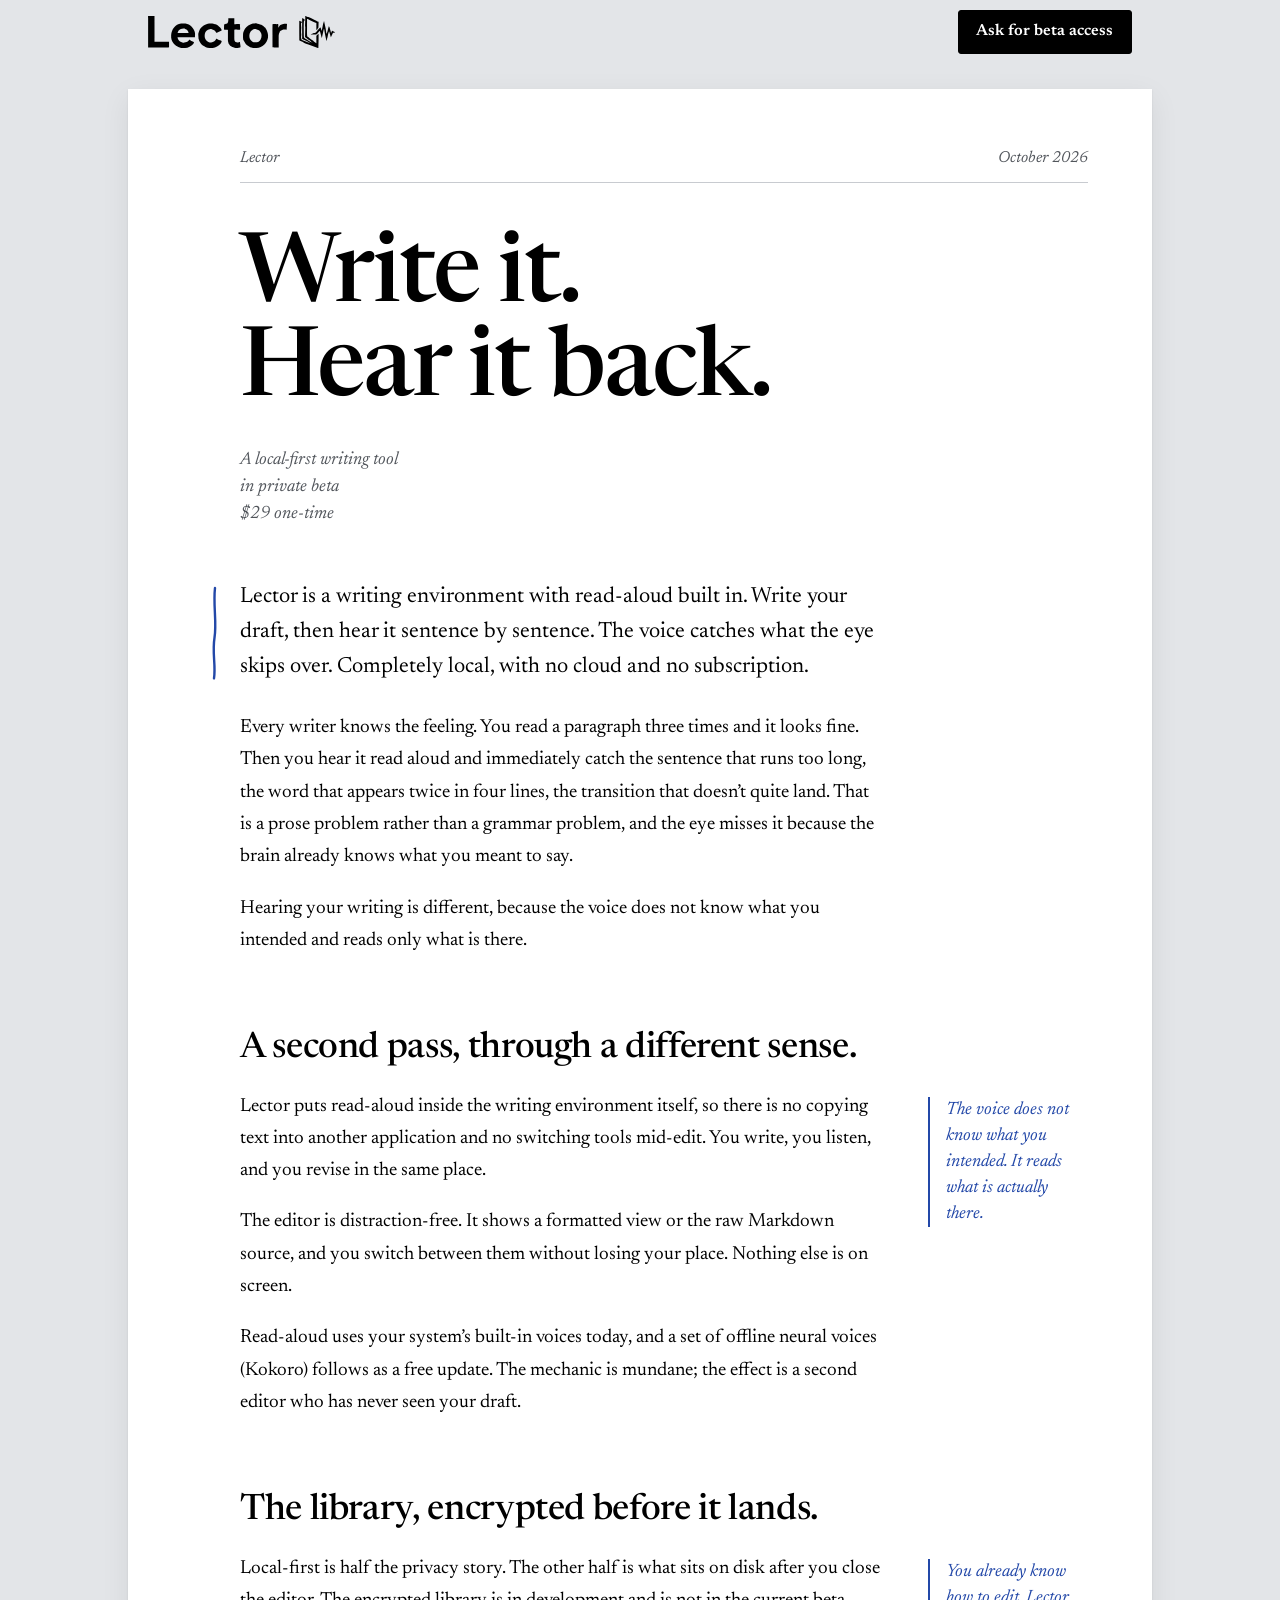
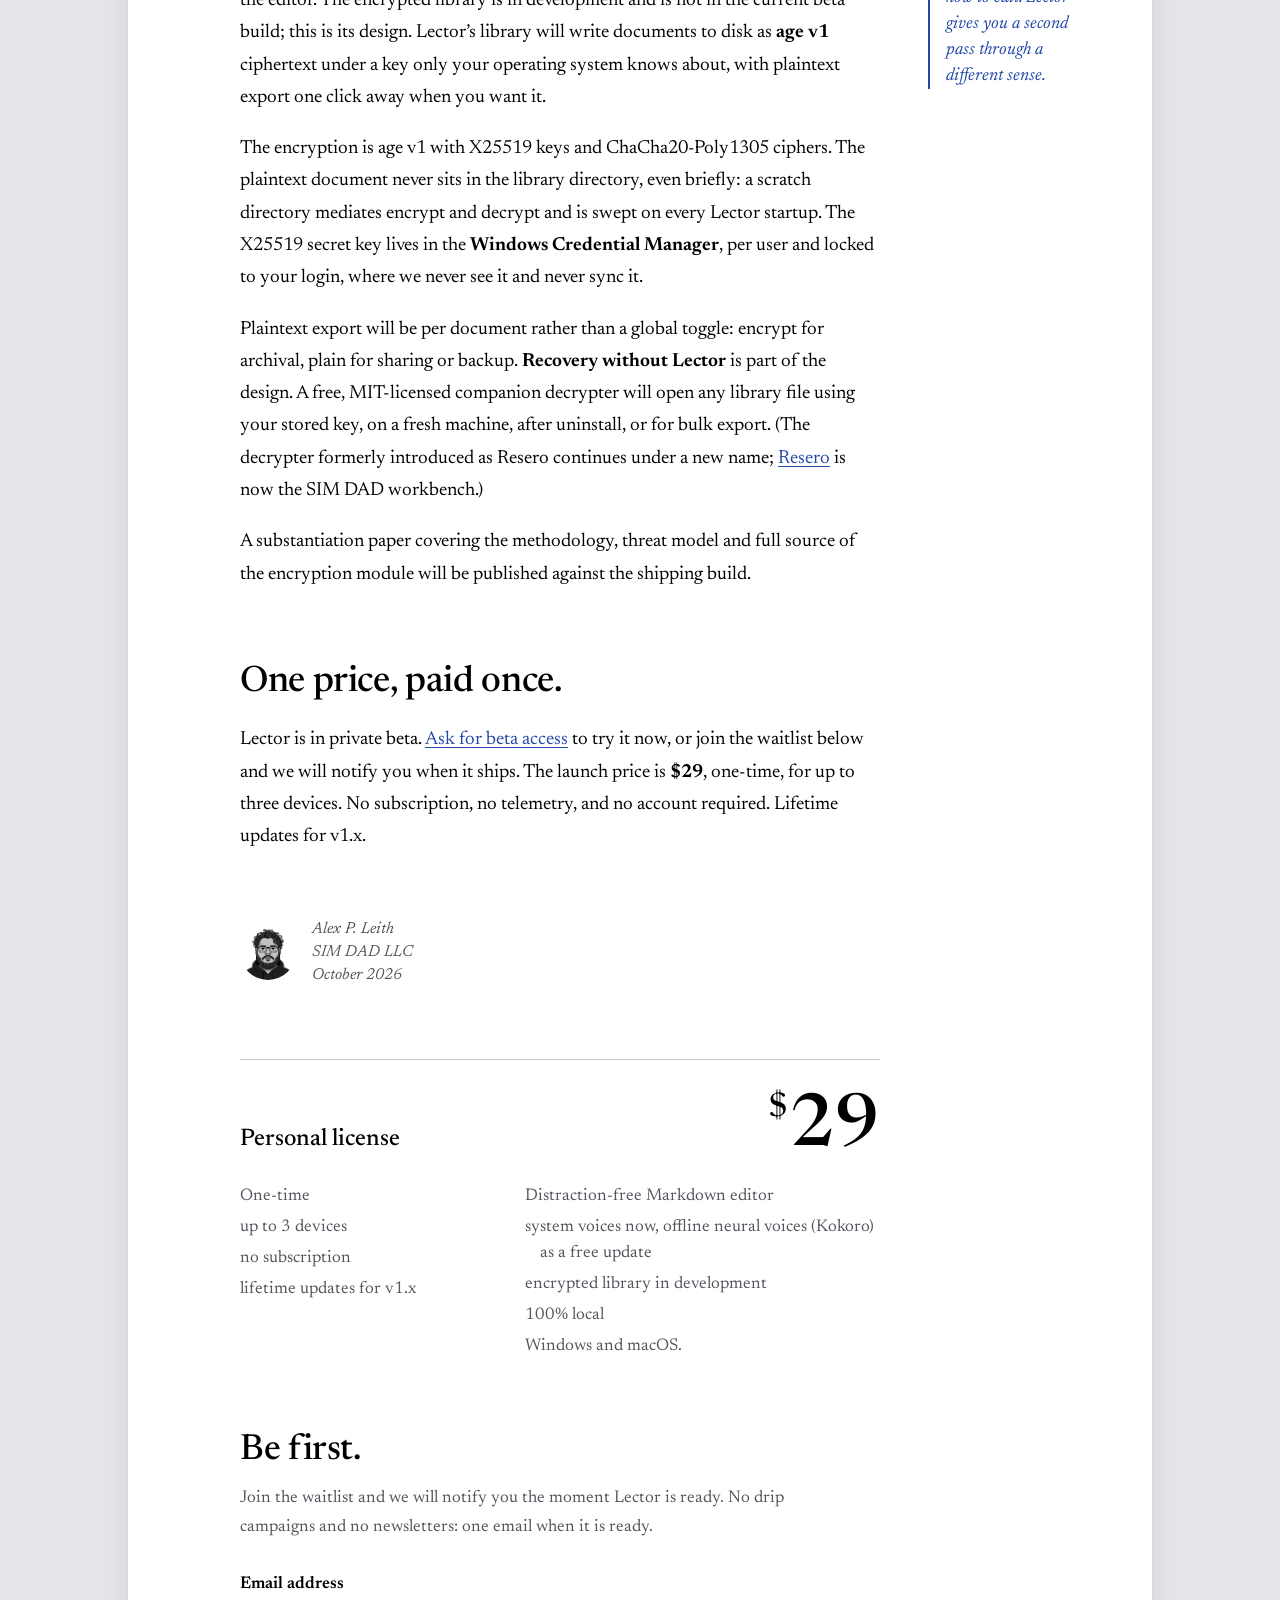
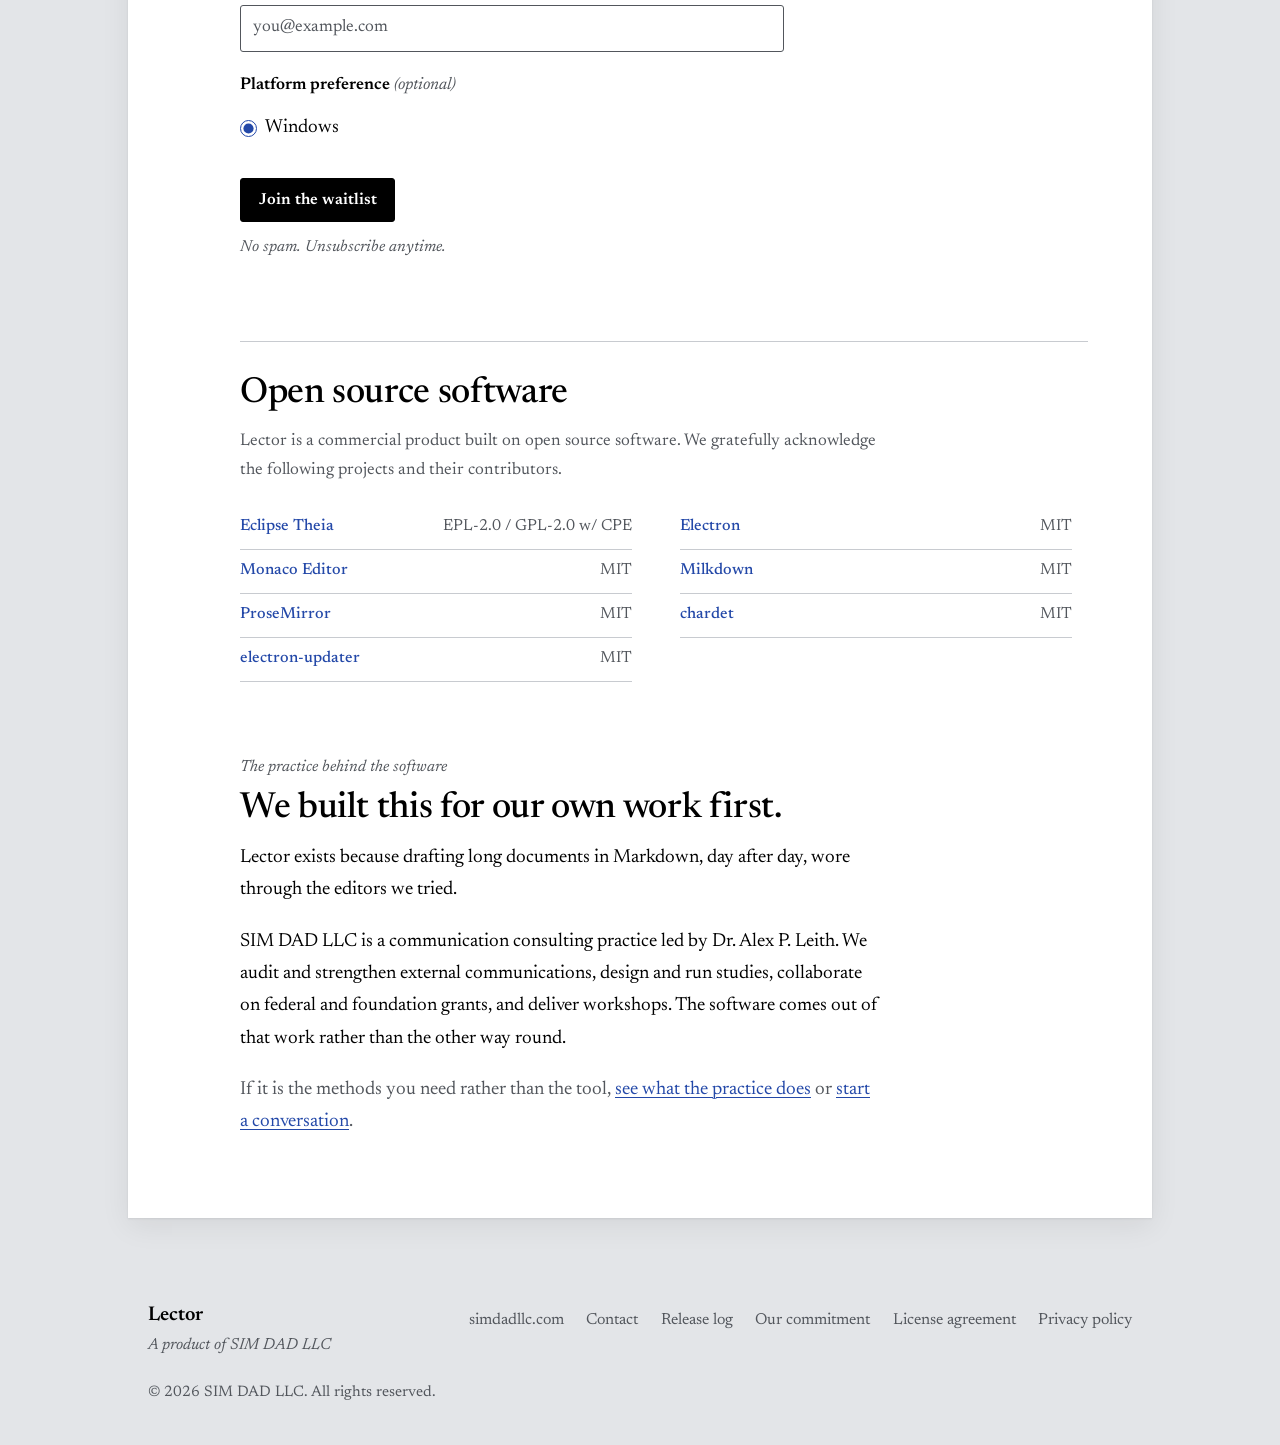
<file: index.html>
<!DOCTYPE html>
<html lang="en">
<head>
  <meta charset="UTF-8">
  <meta name="viewport" content="width=device-width, initial-scale=1.0">
  <title>Lector: Write it. Hear it back.</title>
  <link rel="icon" type="image/svg+xml" href="img/favicon.svg">
  <meta name="description" content="Lector is a distraction-free writing environment with sentence-level read-aloud. Completely local: no cloud, no subscription.">
  <meta property="og:title" content="Lector: Write it. Hear it back.">
  <meta property="og:description" content="Write your draft. Hear it back sentence by sentence. The voice catches what the eye skips over.">
  <meta property="og:type" content="website">
  <meta property="og:image" content="https://uselector.app/img/social-share.png">
  <meta property="og:url" content="https://uselector.app">
  <meta name="twitter:card" content="summary_large_image">
  <meta name="twitter:title" content="Lector. Write it. Hear it back.">
  <meta name="twitter:description" content="Write your draft. Hear it back sentence by sentence. The voice catches what the eye skips over.">
  <meta name="twitter:image" content="https://uselector.app/img/social-share.png">
  <link rel="canonical" href="https://uselector.app/">
  <meta name="author" content="SIM DAD LLC">
  <meta name="theme-color" content="#E3E5E8" media="(prefers-color-scheme: light)">
  <meta name="theme-color" content="#111214" media="(prefers-color-scheme: dark)">
  <script type="application/ld+json">
  {
    "@context": "https://schema.org",
    "@type": "SoftwareApplication",
    "name": "Lector",
    "description": "Distraction-free Markdown writing environment with sentence-level read-aloud. Runs entirely on your machine. No cloud, no subscription.",
    "url": "https://uselector.app",
    "applicationCategory": "ProductivityApplication",
    "operatingSystem": "Windows, macOS",
    "image": "https://uselector.app/img/social-share.png",
    "publisher": {
      "@type": "Organization",
      "name": "SIM DAD LLC",
      "url": "https://simdadllc.com"
    }
  }
  </script>
  <link rel="preload" href="/fonts/newsreader-latin-opsz-normal.woff2" as="font" type="font/woff2" crossorigin>
  <link rel="stylesheet" href="/css/lector.css">
</head>
<body>
  <a class="skip" href="#main">Skip to main content</a>

  <!-- NAV (on the desk) -->
  <nav class="nav" id="nav">
    <div class="nav-inner">
      <a href="#" class="nav-brand">
        <picture>
          <source srcset="img/wordmark-C9B976.svg" media="(prefers-color-scheme: dark)">
          <img src="img/wordmark-1F2937.svg" alt="Lector" class="nav-wordmark" width="187" height="32">
        </picture>
      </a>
      <a href="/beta/" class="btn">Ask for beta access</a>
    </div>
  </nav>

  <!-- THE SHEET: a printed draft under revision -->
  <main class="sheet" id="main" tabindex="-1">

    <!-- running head -->
    <div class="running-head"><span>Lector</span><span class="rh-right"><span>October 2026</span></span></div>

    <!-- title page -->
    <header class="title">
      <h1>Write&nbsp;it.<br>Hear&nbsp;it&nbsp;back.</h1>
      <ul class="title-lines">
        <li>A local-first writing tool</li>
        <li>in private beta</li>
        <li>$29 one-time</li>
      </ul>
    </header>

    <article class="text">
      <p class="lede"><svg class="mark" aria-hidden="true" focusable="false" viewBox="0 0 14 100" preserveAspectRatio="none"><path d="M7 1 C 5 20, 9 38, 6.5 55 S 8 84, 6 99" fill="none" stroke="currentColor" stroke-width="2.4" stroke-linecap="round" vector-effect="non-scaling-stroke" pathLength="1"/></svg>Lector is a writing environment with read-aloud built in. Write your draft, then hear it sentence by sentence. The voice catches what the eye skips over. Completely local, with no cloud and no subscription.</p>

      <p>Every writer knows the feeling. You read a paragraph three times and it looks fine. Then you hear it read aloud and immediately catch the sentence that runs too long, the word that appears twice in four lines, the transition that doesn&rsquo;t quite land. That is a prose problem rather than a grammar problem, and the eye misses it because the brain already knows what you meant to say.</p>

      <p>Hearing your writing is different, because the voice does not know what you intended and reads only what is there.</p>
    </article>

    <!-- I: WHAT IT DOES -->
    <section class="part" id="problem">
      <h2 class="part-head">A second pass, through a different sense.</h2>
      <div class="text">
        <p>Lector puts read-aloud inside the writing environment itself, so there is no copying text into another application and no switching tools mid-edit. You write, you listen, and you revise in the same place.</p>

        <p>The editor is distraction-free. It shows a formatted view or the raw Markdown source, and you switch between them without losing your place. Nothing else is on screen.</p>

        <p>Read-aloud uses your system&rsquo;s built-in voices today, and a set of offline neural voices (Kokoro) follows as a free update. The mechanic is mundane; the effect is a second editor who has never seen your draft.</p>
      </div>
      <blockquote class="note">The voice does not know what you intended. It reads what is actually there.</blockquote>
    </section>

    <!-- III: ENCRYPTED LIBRARY -->
    <section class="part">
      <h2 class="part-head">The library, encrypted before it lands.</h2>
      <div class="text">
        <p>Local-first is half the privacy story. The other half is what sits on disk after you close the editor. The encrypted library is in development and is not in the current beta build; this is its design. Lector&rsquo;s library will write documents to disk as <strong>age v1</strong> ciphertext under a key only your operating system knows about, with plaintext export one click away when you want it.</p>

        <p>The encryption is age v1 with X25519 keys and ChaCha20-Poly1305 ciphers. The plaintext document never sits in the library directory, even briefly: a scratch directory mediates encrypt and decrypt and is swept on every Lector startup. The X25519 secret key lives in the <strong>Windows Credential Manager</strong>, per user and locked to your login, where we never see it and never sync it.</p>

        <p>Plaintext export will be per document rather than a global toggle: encrypt for archival, plain for sharing or backup. <strong>Recovery without Lector</strong> is part of the design. A free, MIT-licensed companion decrypter will open any library file using your stored key, on a fresh machine, after uninstall, or for bulk export. (The decrypter formerly introduced as Resero continues under a new name; <a href="https://useresero.app">Resero</a> is now the SIM DAD workbench.)</p>

        <p>A substantiation paper covering the methodology, threat model and full source of the encryption module will be published against the shipping build.</p>
      </div>
      <blockquote class="note">You already know how to edit. Lector gives you a second pass through a different sense.</blockquote>
    </section>

    <!-- IV: END NOTE -->
    <section class="part">
      <h2 class="part-head">One price, paid once.</h2>
      <div class="text">
        <p>Lector is in private beta. <a href="/beta/">Ask for beta access</a> to try it now, or join the waitlist below and we will notify you when it ships. The launch price is <strong>$29</strong>, one-time, for up to three devices. No subscription, no telemetry, and no account required. Lifetime updates for v1.x.</p>
      </div>
    </section>

    <!-- SIGN-OFF -->
    <div class="signoff">
      <img src="img/headshot.png" alt="Alex P. Leith" class="signature-avatar" loading="lazy" decoding="async" width="96" height="96">
      <ul>
        <li>Alex P. Leith</li>
        <li>SIM DAD LLC</li>
        <li>October 2026</li>
      </ul>
    </div>

    <!-- PRICING -->
    <section class="colophon" id="pricing">
      <div class="colophon-row">
        <span class="colophon-label">Personal license</span>
        <div class="colophon-price"><sup>$</sup>29</div>
      </div>
      <div class="terms-pair">
        <ul class="terms">
          <li>One-time</li>
          <li>up to 3 devices</li>
          <li>no subscription</li>
          <li>lifetime updates for v1.x</li>
        </ul>
        <ul class="terms">
          <li>Distraction-free Markdown editor</li>
          <li>system voices now, offline neural voices (Kokoro) as a free update</li>
          <li>encrypted library in development</li>
          <li>100% local</li>
          <li>Windows and macOS.</li>
        </ul>
      </div>
    </section>

    <!-- WAITLIST -->
    <section class="end-waitlist" id="waitlist">
      <h2>Be first.</h2>
      <p class="wl-intro">Join the waitlist and we will notify you the moment Lector is ready. No drip campaigns and no newsletters: one email when it is ready.</p>

      <div class="wl-success" id="wl-success" role="status">
        <h3>You&rsquo;re on the list.</h3>
        <p>We&rsquo;ll be in touch when Lector launches.</p>
      </div>

      <form class="wl-form" id="wl-form" novalidate>
        <div class="wl-field">
          <label for="wl-email">Email address</label>
          <input type="email" id="wl-email" name="email" placeholder="you@example.com" required autocomplete="email">
        </div>
        <div class="wl-field">
          <label>Platform preference <span>(optional)</span></label>
          <div class="radio-row">
            <label><input type="radio" name="platform" value="windows" checked> Windows</label>
          </div>
        </div>
        <button type="submit" class="btn wl-submit" id="wl-submit">Join the waitlist</button>
        <p class="wl-error" id="wl-error" role="alert"></p>
        <p class="wl-fine">No spam. Unsubscribe anytime.</p>
      </form>
    </section>

    <!-- BACK MATTER: OPEN SOURCE ATTRIBUTION -->
    <section class="back-matter">
      <h2>Open source software</h2>
      <p class="oss-sub">Lector is a commercial product built on open source software. We gratefully acknowledge the following projects and their contributors.</p>
      <div class="oss-list">
        <a class="oss-item" href="https://theia-ide.org" target="_blank" rel="noopener"><span class="oss-item-name">Eclipse Theia</span><span>EPL-2.0 / GPL-2.0 w/ CPE</span></a>
        <a class="oss-item" href="https://electronjs.org" target="_blank" rel="noopener"><span class="oss-item-name">Electron</span><span>MIT</span></a>
        <a class="oss-item" href="https://microsoft.github.io/monaco-editor/" target="_blank" rel="noopener"><span class="oss-item-name">Monaco Editor</span><span>MIT</span></a>
        <a class="oss-item" href="https://milkdown.dev" target="_blank" rel="noopener"><span class="oss-item-name">Milkdown</span><span>MIT</span></a>
        <a class="oss-item" href="https://prosemirror.net" target="_blank" rel="noopener"><span class="oss-item-name">ProseMirror</span><span>MIT</span></a>
        <a class="oss-item" href="https://github.com/runk/node-chardet" target="_blank" rel="noopener"><span class="oss-item-name">chardet</span><span>MIT</span></a>
        <a class="oss-item" href="https://www.electron.build" target="_blank" rel="noopener"><span class="oss-item-name">electron-updater</span><span>MIT</span></a>
      </div>
    </section>

    <!-- The practice behind the product. -->
    <section class="practice" aria-labelledby="practice-h">
      <p class="practice-label">The practice behind the software</p>
      <h2 id="practice-h">We built this for our own work first.</h2>
      <p>Lector exists because drafting long documents in Markdown, day after day, wore through the editors we tried.</p>
      <p>SIM DAD LLC is a communication consulting practice led by Dr. Alex P. Leith.
         We audit and strengthen external communications,
         design and run studies, collaborate on federal and foundation grants, and
         deliver workshops. The software comes out of that work rather than the other
         way round.</p>
      <p class="practice-cta">
        If it is the methods you need rather than the tool,
        <a href="https://simdadllc.com#services">see what the practice does</a>
        or <a href="mailto:hello@simdadllc.com">start a conversation</a>.
      </p>
    </section>

  </main>

  <!-- FOOTER (on the desk) -->
  <footer class="footer">
    <div class="desk-row">
      <div>
        <div class="footer-brand">Lector</div>
        <div class="footer-sub">A product of SIM DAD LLC</div>
      </div>
      <div class="footer-links">
        <a href="https://simdadllc.com">simdadllc.com</a>
        <a href="mailto:lector@simdadllc.com">Contact</a>
        <a href="/changelog.html">Release log</a>
        <a href="https://simdadllc.com/commitment.html">Our commitment</a>
        <a href="/eula.html">License agreement</a>
        <a href="/privacy.html">Privacy policy</a>
      </div>
    </div>
    <p class="footer-copy">&copy; 2026 SIM DAD LLC. All rights reserved.</p>
  </footer>
  <script>
    /* ── BREVO BACKEND ENDPOINT ─────────────────────────────────────
       Set this to your own backend endpoint that calls Brevo Contacts API.
       Do not expose your Brevo API key in frontend code.
       Leave empty to simulate success locally during development.
    ─────────────────────────────────────────────────────────────── */
    const BREVO_BACKEND_ENDPOINT = "https://lector-waitlist.ap-493.workers.dev";

    /* ── STICKY NAV ─────────────────────────────────────────────── */
    const nav = document.getElementById("nav");
    window.addEventListener("scroll", () => {
      nav.classList.toggle("scrolled", window.scrollY > 48);
    }, { passive: true });

    /* ── WAITLIST FORM ──────────────────────────────────────────── */
    document.getElementById("wl-form").addEventListener("submit", async (e) => {
      e.preventDefault();
      const form    = e.target;
      const btn     = document.getElementById("wl-submit");
      const success = document.getElementById("wl-success");
      const errEl   = document.getElementById("wl-error");

      const email    = form.email.value.trim();
      const platform = [...form.querySelectorAll('[name="platform"]')].find(r => r.checked)?.value ?? "";

      errEl.textContent = "";
      errEl.classList.remove("visible");

      if (!email || !/^[^\s@]+@[^\s@]+\.[^\s@]+$/.test(email)) {
        errEl.textContent = "Please enter a valid email address.";
        errEl.classList.add("visible");
        return;
      }

      btn.disabled = true;
      btn.textContent = "Joining…";

      if (!BREVO_BACKEND_ENDPOINT) {
        // Dev mode: simulate success
        await new Promise(r => setTimeout(r, 600));
        form.style.display = "none";
        success.classList.add("visible");
        return;
      }

      try {
        const params = new URLSearchParams(window.location.search);
        const payload = {
          email,
          listName: "lector_waitlist",
          attributes: {
            PLATFORM: platform,
            PRODUCT: "Lector",
            SOURCE: "lector-web",
            PAGE_URL: window.location.href,
            UTM_SOURCE: params.get("utm_source") || "",
            UTM_MEDIUM: params.get("utm_medium") || "",
            UTM_CAMPAIGN: params.get("utm_campaign") || ""
          }
        };

        const res = await fetch(BREVO_BACKEND_ENDPOINT, {
          method: "POST",
          headers: { "Content-Type": "application/json" },
          body: JSON.stringify(payload)
        });

        // Treat duplicate contact as success to avoid blocking signups.
        if (!res.ok && res.status !== 409) throw new Error("Request failed");
        form.style.display = "none";
        success.classList.add("visible");
      } catch {
        errEl.textContent = "Something went wrong. Please try again or email lector@simdadllc.com.";
        errEl.classList.add("visible");
        btn.disabled = false;
        btn.textContent = "Join the waitlist";
      }
    });
  </script>

  <!-- First-party, cookie-free page counter (aggregate daily counts only; no cookies, no IP stored, honors Do Not Track) -->
  <script>
    (function () {
      try {
        if (navigator.doNotTrack === "1" || window.doNotTrack === "1") return;
        if (!navigator.sendBeacon) return;
        navigator.sendBeacon("https://simdad-hits.ap-493.workers.dev/hit",
          JSON.stringify({ site: "lector", path: location.pathname }));
      } catch (e) {}
    })();
  </script>
</body>
</html>
</file>
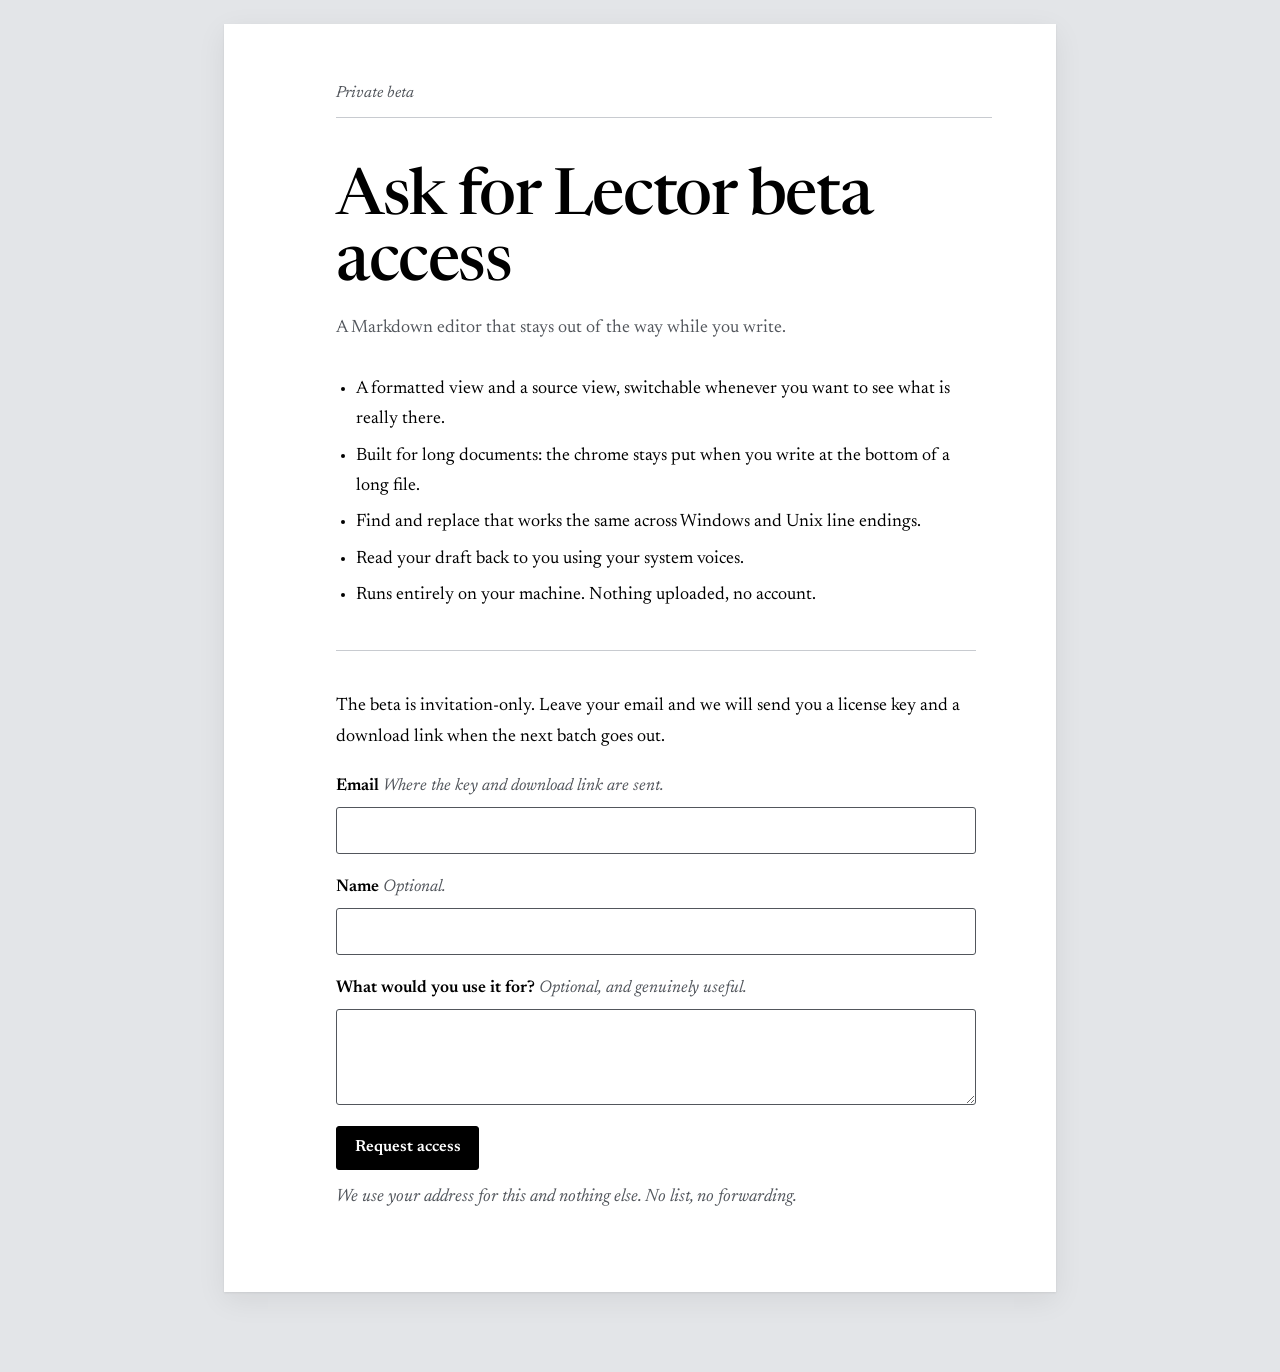
<file: beta/index.html>
<!doctype html>
<html lang="en">
<head>
<meta charset="utf-8">
<meta name="viewport" content="width=device-width, initial-scale=1">
<!-- Linked from the product page. noindex keeps search traffic on the product page, not the form. -->
<meta name="robots" content="noindex, nofollow">
<title>Lector beta access</title>
  <link rel="preload" href="/fonts/newsreader-latin-opsz-normal.woff2" as="font" type="font/woff2" crossorigin>
  <link rel="stylesheet" href="/css/lector.css">
</head>
<body>
<a class="skip" href="#form">Skip to the form</a>
<main class="sheet sheet-narrow">
  <p class="running-head">Private beta</p>
  <h1 class="doc-title">Ask for Lector beta access</h1>
  <div class="doc">
  <p class="doc-lede">A Markdown editor that stays out of the way while you write.</p>

  <ul class="points">
    <li>A formatted view and a source view, switchable whenever you want to see what is really there.</li>
    <li>Built for long documents: the chrome stays put when you write at the bottom of a long file.</li>
    <li>Find and replace that works the same across Windows and Unix line endings.</li>
    <li>Read your draft back to you using your system voices.</li>
    <li>Runs entirely on your machine. Nothing uploaded, no account.</li>
  </ul>

  <hr>

  <p id="ask">The beta is invitation-only. Leave your email and we will send you a license key and a download link when the next batch goes out.</p>

  <div class="msg" id="done" role="status" tabindex="-1" hidden></div>

  <form id="form" class="form" novalidate>
    <label for="email">Email
      <span class="hint">Where the key and download link are sent.</span></label>
    <input id="email" name="email" type="email" required autocomplete="email">

    <label for="name">Name <span class="hint">Optional.</span></label>
    <input id="name" name="name" autocomplete="name">

    <label for="use">What would you use it for?
      <span class="hint">Optional, and genuinely useful.</span></label>
    <textarea id="use" name="use" maxlength="400"></textarea>

    <div class="hp" aria-hidden="true">
      <label for="company">Company</label>
      <input id="company" name="company" tabindex="-1" autocomplete="off">
    </div>

    <button type="submit" id="go" class="btn">Request access</button>
    <p class="fine">We use your address for this and nothing else. No list, no forwarding.</p>
  </form>
  </div>
</main>
<script>
  var form = document.getElementById('form');
  var done = document.getElementById('done');
  var ask  = document.getElementById('ask');
  var go   = document.getElementById('go');
  form.addEventListener('submit', function (e) {
    e.preventDefault();
    var email = document.getElementById('email');
    if (!email.value || email.value.indexOf('@') < 1) {
      done.hidden = false; done.textContent = 'That email address does not look right.';
      email.focus(); return;
    }
    go.disabled = true; go.textContent = 'Sending...';
    var body = new URLSearchParams();
    body.set('product', 'lector');
    ['email','name','use','company'].forEach(function (k) {
      var el = document.getElementById(k); if (el) body.set(k, el.value);
    });
    fetch('https://simdad-checkout.ap-493.workers.dev/beta', { method:'POST', body: body })
      .then(function (r) {
        if (!r.ok) throw new Error(r.status);
        form.hidden = true; ask.hidden = true;
        done.hidden = false;
        done.textContent = 'Thank you. We will send your key when the next batch goes out.';
        done.focus();
      })
      .catch(function () {
        go.disabled = false; go.textContent = 'Request access';
        done.hidden = false;
        done.textContent = 'That did not go through. Please try again, or email ap@simdadllc.com.';
      });
  });
</script>

  <!-- First-party, cookie-free page counter (aggregate daily counts only; no cookies, no IP stored, honors Do Not Track) -->
  <script>
    (function () {
      try {
        if (navigator.doNotTrack === "1" || window.doNotTrack === "1") return;
        if (!navigator.sendBeacon) return;
        navigator.sendBeacon("https://simdad-hits.ap-493.workers.dev/hit",
          JSON.stringify({ site: "lector", path: location.pathname }));
      } catch (e) {}
    })();
  </script>
</body>
</html>
</file>
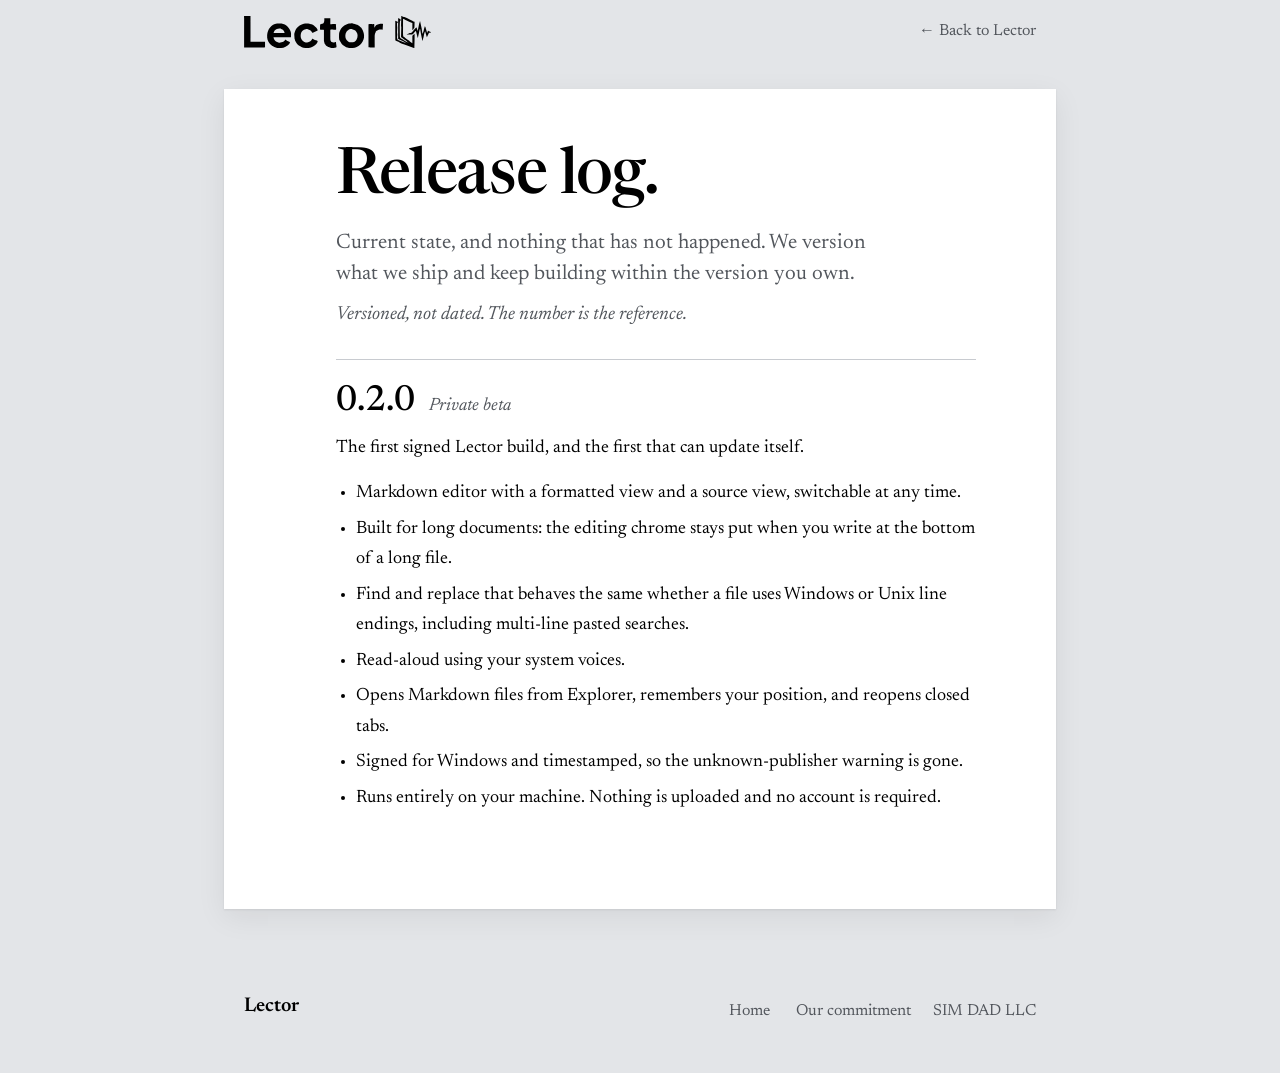
<file: changelog.html>
<!DOCTYPE html>
<html lang="en">
<head>
<meta charset="UTF-8">
<meta name="viewport" content="width=device-width, initial-scale=1.0">
<title>Lector · Release Log</title>
<meta name="description" content="Current state, and nothing that has not happened. Versioned, not dated.">
<link rel="icon" type="image/svg+xml" href="img/favicon.svg">
  <link rel="preload" href="/fonts/newsreader-latin-opsz-normal.woff2" as="font" type="font/woff2" crossorigin>
  <link rel="stylesheet" href="/css/lector.css">
</head>
<body>
  <header class="nav nav-static">
    <div class="nav-inner">
      <a href="/" class="nav-brand"><picture><source srcset="img/wordmark-C9B976.svg" media="(prefers-color-scheme: dark)"><img src="img/wordmark-1F2937.svg" alt="Lector" class="nav-wordmark" width="187" height="32"></picture></a>
      <a href="/" class="nav-back">&larr; Back to Lector</a>
    </div>
  </header>

  <main class="sheet sheet-narrow">
    <section class="doc-head">
      <h1 class="doc-title">Release log.</h1>
      <p class="doc-lede">Current state, and nothing that has not happened. We version what we ship and keep building within the version you own.</p>
      <p class="note-line">Versioned, not dated. The number is the reference.</p>
    </section>

    <div class="log doc">
      <article class="rel">
        <div class="ver"><span class="num">0.2.0</span><span class="name">Private beta</span></div>
        <p class="summary">The first signed Lector build, and the first that can update itself.</p>
        <ul class="hi">
          <li>Markdown editor with a formatted view and a source view, switchable at any time.</li>
          <li>Built for long documents: the editing chrome stays put when you write at the bottom of a long file.</li>
          <li>Find and replace that behaves the same whether a file uses Windows or Unix line endings, including multi-line pasted searches.</li>
          <li>Read-aloud using your system voices.</li>
          <li>Opens Markdown files from Explorer, remembers your position, and reopens closed tabs.</li>
          <li>Signed for Windows and timestamped, so the unknown-publisher warning is gone.</li>
          <li>Runs entirely on your machine. Nothing is uploaded and no account is required.</li>
        </ul>
      </article>
    </div>
  </main>

  <footer class="footer">
    <div class="desk-row">
      <div class="footer-brand">Lector</div>
      <div class="footer-links">
        <a href="/">Home</a>
        <a href="https://simdadllc.com/commitment.html">Our commitment</a>
        <a href="https://simdadllc.com">SIM DAD LLC</a>
      </div>
    </div>
  </footer>

  <!-- First-party, cookie-free page counter (aggregate daily counts only; no cookies, no IP stored, honors Do Not Track) -->
  <script>
    (function () {
      try {
        if (navigator.doNotTrack === "1" || window.doNotTrack === "1") return;
        if (!navigator.sendBeacon) return;
        navigator.sendBeacon("https://simdad-hits.ap-493.workers.dev/hit",
          JSON.stringify({ site: "lector", path: location.pathname }));
      } catch (e) {}
    })();
  </script>
</body>
</html>
</file>
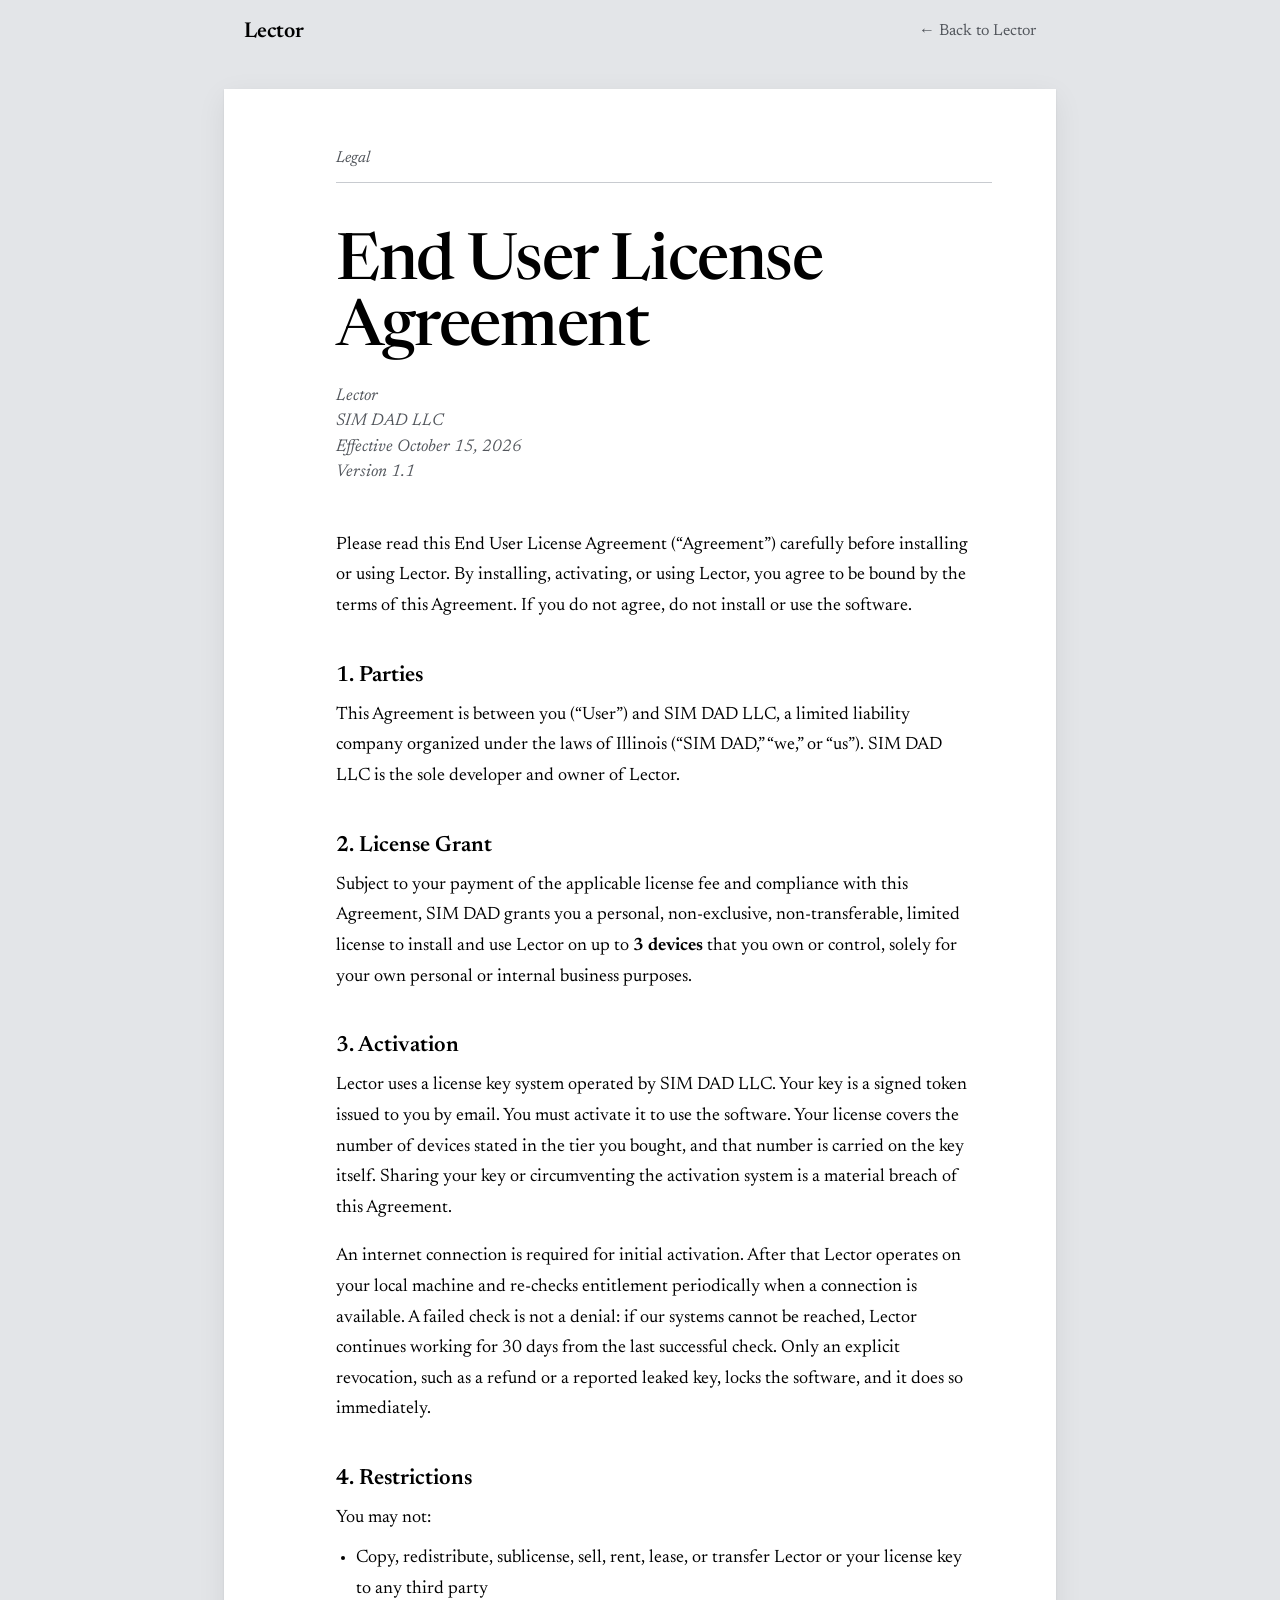
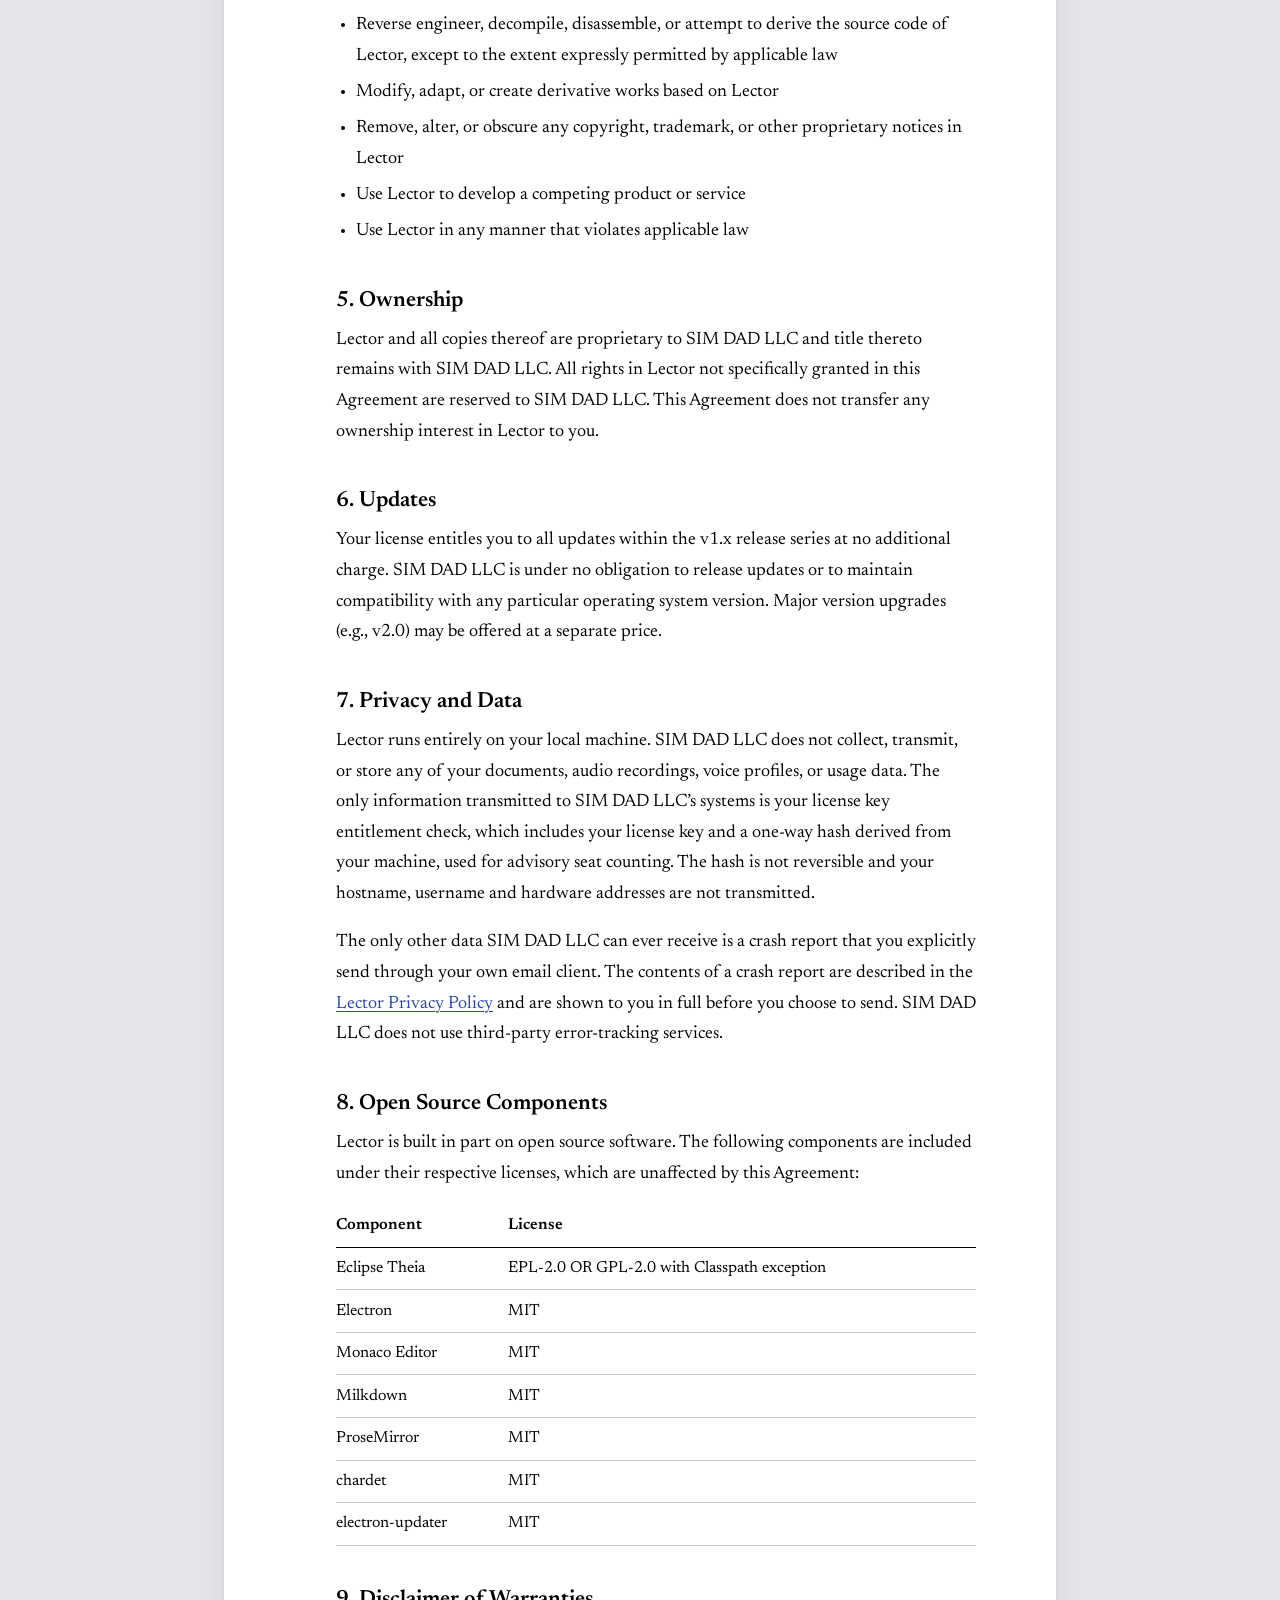
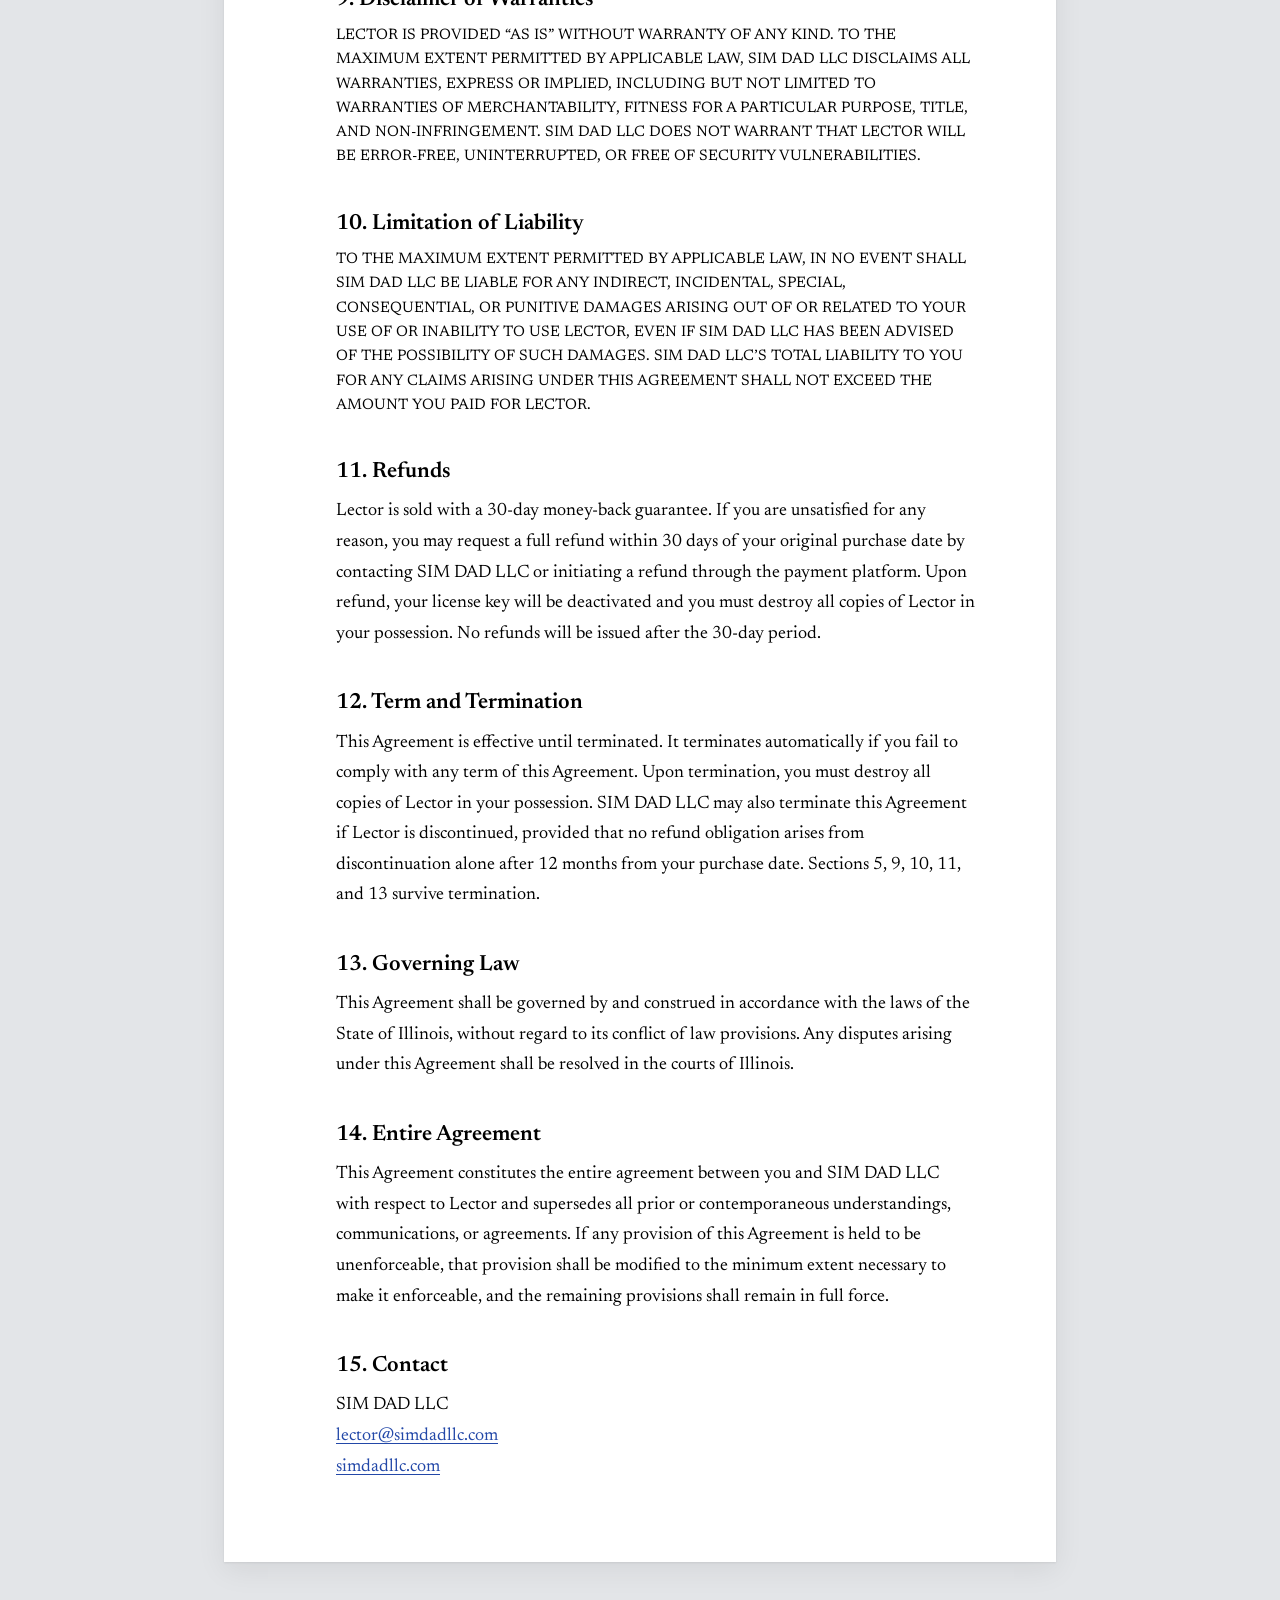
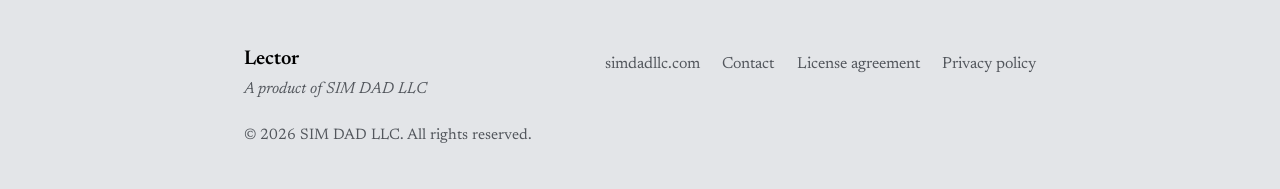
<file: eula.html>
<!DOCTYPE html>
<html lang="en">
<head>
  <meta charset="UTF-8">
  <meta name="viewport" content="width=device-width, initial-scale=1.0">
  <title>End User License Agreement · Lector</title>
  <meta name="description" content="End User License Agreement for Lector, the local Markdown writing environment with TTS from SIM DAD LLC.">
  <link rel="canonical" href="https://uselector.app/eula.html">
  <meta name="author" content="SIM DAD LLC">
  <meta name="theme-color" content="#E3E5E8" media="(prefers-color-scheme: light)">
  <meta name="theme-color" content="#111214" media="(prefers-color-scheme: dark)">
  <meta name="robots" content="noindex, follow">
  <link rel="icon" type="image/svg+xml" href="img/favicon.svg">
  <link rel="preload" href="/fonts/newsreader-latin-opsz-normal.woff2" as="font" type="font/woff2" crossorigin>
  <link rel="stylesheet" href="/css/lector.css">
</head>
<body>

  <nav class="nav nav-static">
    <div class="nav-inner">
      <a href="/" class="nav-brand"><span class="nav-brand-text">Lector</span></a>
      <a href="/" class="nav-back">&larr; Back to Lector</a>
    </div>
  </nav>

  <main class="sheet sheet-narrow">
    <p class="running-head">Legal</p>
    <h1 class="doc-title">End User License Agreement</h1>
    <ul class="doc-meta"><li>Lector</li><li>SIM DAD LLC</li><li>Effective October 15, 2026</li><li>Version 1.1</li></ul>
    <div class="doc">

    <p>Please read this End User License Agreement (&ldquo;Agreement&rdquo;) carefully before installing or using Lector. By installing, activating, or using Lector, you agree to be bound by the terms of this Agreement. If you do not agree, do not install or use the software.</p>

    <h2>1. Parties</h2>
    <p>This Agreement is between you (&ldquo;User&rdquo;) and SIM DAD LLC, a limited liability company organized under the laws of Illinois (&ldquo;SIM DAD,&rdquo; &ldquo;we,&rdquo; or &ldquo;us&rdquo;). SIM DAD LLC is the sole developer and owner of Lector.</p>

    <h2>2. License Grant</h2>
    <p>Subject to your payment of the applicable license fee and compliance with this Agreement, SIM DAD grants you a personal, non-exclusive, non-transferable, limited license to install and use Lector on up to <strong>3 devices</strong> that you own or control, solely for your own personal or internal business purposes.</p>

    <h2>3. Activation</h2>
    <p>Lector uses a license key system operated by SIM DAD LLC. Your key is a signed token issued to you by email. You must activate it to use the software. Your license covers the number of devices stated in the tier you bought, and that number is carried on the key itself. Sharing your key or circumventing the activation system is a material breach of this Agreement.</p>
    <p>An internet connection is required for initial activation. After that Lector operates on your local machine and re-checks entitlement periodically when a connection is available. A failed check is not a denial: if our systems cannot be reached, Lector continues working for 30 days from the last successful check. Only an explicit revocation, such as a refund or a reported leaked key, locks the software, and it does so immediately.</p>

    <h2>4. Restrictions</h2>
    <p>You may not:</p>
    <ul>
      <li>Copy, redistribute, sublicense, sell, rent, lease, or transfer Lector or your license key to any third party</li>
      <li>Reverse engineer, decompile, disassemble, or attempt to derive the source code of Lector, except to the extent expressly permitted by applicable law</li>
      <li>Modify, adapt, or create derivative works based on Lector</li>
      <li>Remove, alter, or obscure any copyright, trademark, or other proprietary notices in Lector</li>
      <li>Use Lector to develop a competing product or service</li>
      <li>Use Lector in any manner that violates applicable law</li>
    </ul>

    <h2>5. Ownership</h2>
    <p>Lector and all copies thereof are proprietary to SIM DAD LLC and title thereto remains with SIM DAD LLC. All rights in Lector not specifically granted in this Agreement are reserved to SIM DAD LLC. This Agreement does not transfer any ownership interest in Lector to you.</p>

    <h2>6. Updates</h2>
    <p>Your license entitles you to all updates within the v1.x release series at no additional charge. SIM DAD LLC is under no obligation to release updates or to maintain compatibility with any particular operating system version. Major version upgrades (e.g., v2.0) may be offered at a separate price.</p>

    <h2>7. Privacy and Data</h2>
    <p>Lector runs entirely on your local machine. SIM DAD LLC does not collect, transmit, or store any of your documents, audio recordings, voice profiles, or usage data. The only information transmitted to SIM DAD LLC&rsquo;s systems is your license key entitlement check, which includes your license key and a one-way hash derived from your machine, used for advisory seat counting. The hash is not reversible and your hostname, username and hardware addresses are not transmitted.</p>
    <p>The only other data SIM DAD LLC can ever receive is a crash report that you explicitly send through your own email client. The contents of a crash report are described in the <a href="privacy.html">Lector Privacy Policy</a> and are shown to you in full before you choose to send. SIM DAD LLC does not use third-party error-tracking services.</p>

    <h2>8. Open Source Components</h2>
    <p>Lector is built in part on open source software. The following components are included under their respective licenses, which are unaffected by this Agreement:</p>
    <table>
      <thead><tr><th>Component</th><th>License</th></tr></thead>
      <tbody>
        <tr><td>Eclipse Theia</td><td>EPL-2.0 OR GPL-2.0 with Classpath exception</td></tr>
        <tr><td>Electron</td><td>MIT</td></tr>
        <tr><td>Monaco Editor</td><td>MIT</td></tr>
        <tr><td>Milkdown</td><td>MIT</td></tr>
        <tr><td>ProseMirror</td><td>MIT</td></tr>
        <tr><td>chardet</td><td>MIT</td></tr>
        <tr><td>electron-updater</td><td>MIT</td></tr>
      </tbody>
    </table>

    <h2>9. Disclaimer of Warranties</h2>
    <p class="caps">LECTOR IS PROVIDED &ldquo;AS IS&rdquo; WITHOUT WARRANTY OF ANY KIND. TO THE MAXIMUM EXTENT PERMITTED BY APPLICABLE LAW, SIM DAD LLC DISCLAIMS ALL WARRANTIES, EXPRESS OR IMPLIED, INCLUDING BUT NOT LIMITED TO WARRANTIES OF MERCHANTABILITY, FITNESS FOR A PARTICULAR PURPOSE, TITLE, AND NON-INFRINGEMENT. SIM DAD LLC DOES NOT WARRANT THAT LECTOR WILL BE ERROR-FREE, UNINTERRUPTED, OR FREE OF SECURITY VULNERABILITIES.</p>

    <h2>10. Limitation of Liability</h2>
    <p class="caps">TO THE MAXIMUM EXTENT PERMITTED BY APPLICABLE LAW, IN NO EVENT SHALL SIM DAD LLC BE LIABLE FOR ANY INDIRECT, INCIDENTAL, SPECIAL, CONSEQUENTIAL, OR PUNITIVE DAMAGES ARISING OUT OF OR RELATED TO YOUR USE OF OR INABILITY TO USE LECTOR, EVEN IF SIM DAD LLC HAS BEEN ADVISED OF THE POSSIBILITY OF SUCH DAMAGES. SIM DAD LLC&rsquo;S TOTAL LIABILITY TO YOU FOR ANY CLAIMS ARISING UNDER THIS AGREEMENT SHALL NOT EXCEED THE AMOUNT YOU PAID FOR LECTOR.</p>

    <h2>11. Refunds</h2>
    <p>Lector is sold with a 30-day money-back guarantee. If you are unsatisfied for any reason, you may request a full refund within 30 days of your original purchase date by contacting SIM DAD LLC or initiating a refund through the payment platform. Upon refund, your license key will be deactivated and you must destroy all copies of Lector in your possession. No refunds will be issued after the 30-day period.</p>

    <h2>12. Term and Termination</h2>
    <p>This Agreement is effective until terminated. It terminates automatically if you fail to comply with any term of this Agreement. Upon termination, you must destroy all copies of Lector in your possession. SIM DAD LLC may also terminate this Agreement if Lector is discontinued, provided that no refund obligation arises from discontinuation alone after 12 months from your purchase date. Sections 5, 9, 10, 11, and 13 survive termination.</p>

    <h2>13. Governing Law</h2>
    <p>This Agreement shall be governed by and construed in accordance with the laws of the State of Illinois, without regard to its conflict of law provisions. Any disputes arising under this Agreement shall be resolved in the courts of Illinois.</p>

    <h2>14. Entire Agreement</h2>
    <p>This Agreement constitutes the entire agreement between you and SIM DAD LLC with respect to Lector and supersedes all prior or contemporaneous understandings, communications, or agreements. If any provision of this Agreement is held to be unenforceable, that provision shall be modified to the minimum extent necessary to make it enforceable, and the remaining provisions shall remain in full force.</p>

    <h2>15. Contact</h2>
    <p>SIM DAD LLC<br>
    <a href="mailto:lector@simdadllc.com">lector@simdadllc.com</a><br>
    <a href="https://simdadllc.com">simdadllc.com</a></p>
    </div>
  </main>

  <footer class="footer">
    <div class="desk-row">
      <div>
        <div class="footer-brand">Lector</div>
        <div class="footer-sub">A product of SIM DAD LLC</div>
      </div>
      <div class="footer-links">
        <a href="https://simdadllc.com">simdadllc.com</a>
        <a href="mailto:lector@simdadllc.com">Contact</a>
        <a href="/eula.html">License agreement</a>
        <a href="/privacy.html">Privacy policy</a>
      </div>
    </div>
    <p class="footer-copy">&copy; 2026 SIM DAD LLC. All rights reserved.</p>
  </footer>

  <!-- First-party, cookie-free page counter (aggregate daily counts only; no cookies, no IP stored, honors Do Not Track) -->
  <script>
    (function () {
      try {
        if (navigator.doNotTrack === "1" || window.doNotTrack === "1") return;
        if (!navigator.sendBeacon) return;
        navigator.sendBeacon("https://simdad-hits.ap-493.workers.dev/hit",
          JSON.stringify({ site: "lector", path: location.pathname }));
      } catch (e) {}
    })();
  </script>
</body>
</html>
</file>
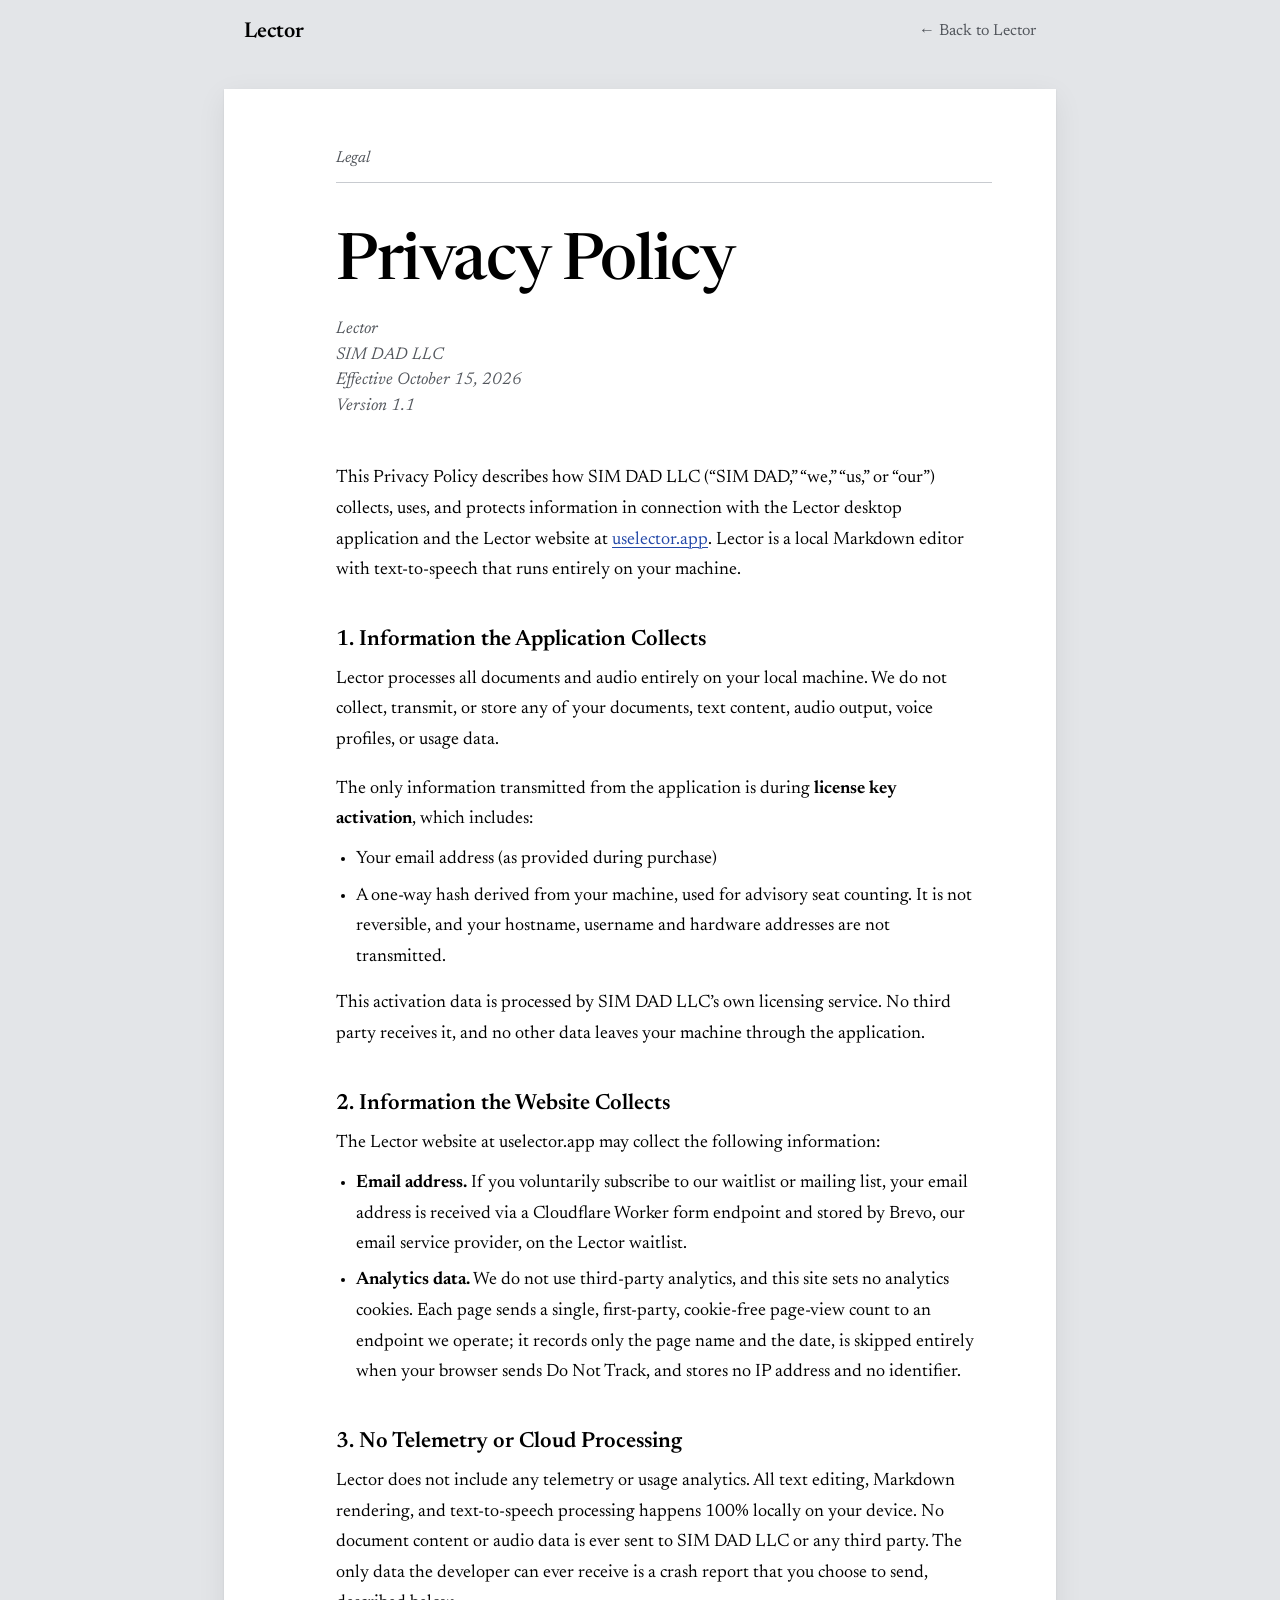
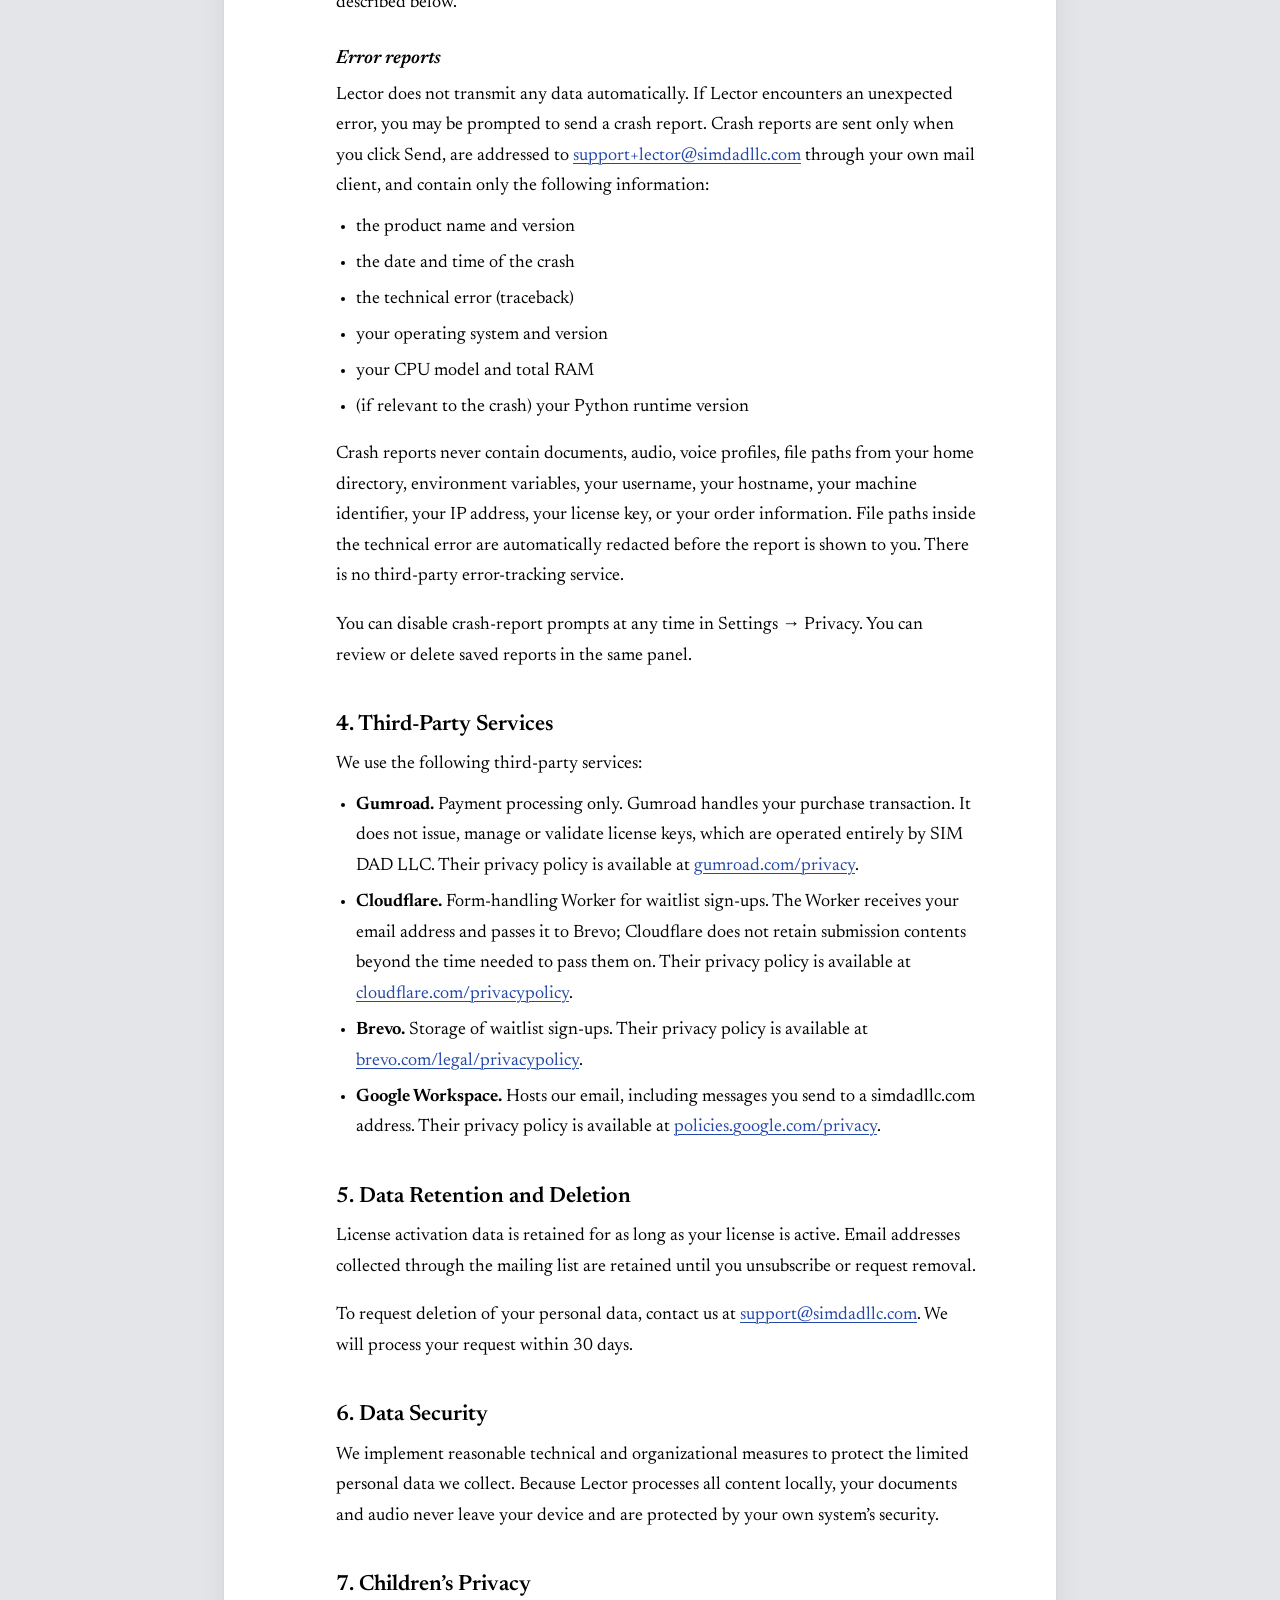
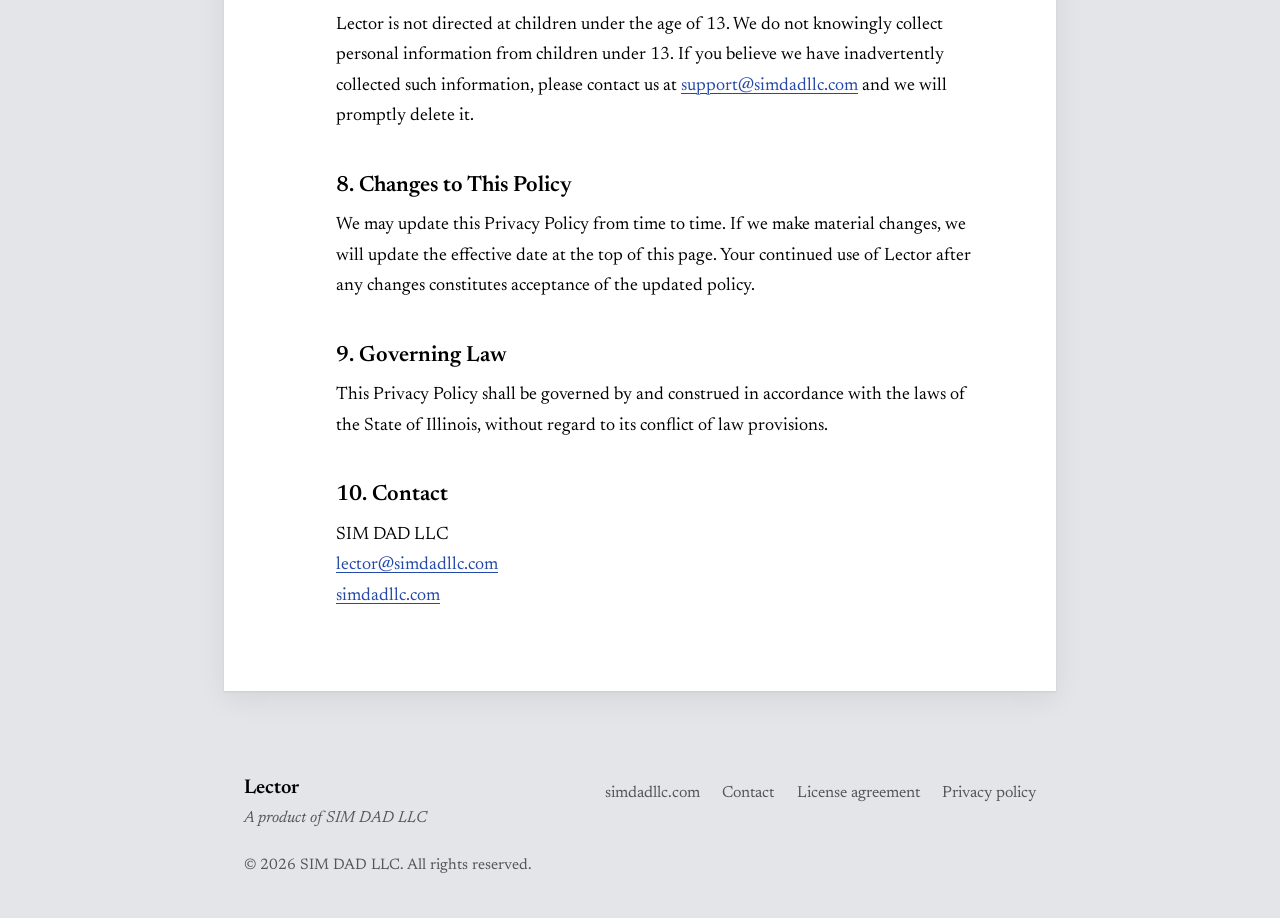
<file: privacy.html>
<!DOCTYPE html>
<html lang="en">
<head>
  <meta charset="UTF-8">
  <meta name="viewport" content="width=device-width, initial-scale=1.0">
  <title>Privacy Policy · Lector</title>
  <meta name="description" content="Privacy policy for Lector. How SIM DAD LLC handles data when you use the local writing app.">
  <link rel="canonical" href="https://uselector.app/privacy.html">
  <meta name="author" content="SIM DAD LLC">
  <meta name="theme-color" content="#E3E5E8" media="(prefers-color-scheme: light)">
  <meta name="theme-color" content="#111214" media="(prefers-color-scheme: dark)">
  <meta name="robots" content="noindex, follow">
  <link rel="icon" type="image/svg+xml" href="img/favicon.svg">
  <link rel="preload" href="/fonts/newsreader-latin-opsz-normal.woff2" as="font" type="font/woff2" crossorigin>
  <link rel="stylesheet" href="/css/lector.css">
</head>
<body>

  <nav class="nav nav-static">
    <div class="nav-inner">
      <a href="/" class="nav-brand"><span class="nav-brand-text">Lector</span></a>
      <a href="/" class="nav-back">&larr; Back to Lector</a>
    </div>
  </nav>

  <main class="sheet sheet-narrow">
    <p class="running-head">Legal</p>
    <h1 class="doc-title">Privacy Policy</h1>
    <ul class="doc-meta"><li>Lector</li><li>SIM DAD LLC</li><li>Effective October 15, 2026</li><li>Version 1.1</li></ul>
    <div class="doc">

    <p>This Privacy Policy describes how SIM DAD LLC (&ldquo;SIM DAD,&rdquo; &ldquo;we,&rdquo; &ldquo;us,&rdquo; or &ldquo;our&rdquo;) collects, uses, and protects information in connection with the Lector desktop application and the Lector website at <a href="https://uselector.app">uselector.app</a>. Lector is a local Markdown editor with text-to-speech that runs entirely on your machine.</p>

    <h2>1. Information the Application Collects</h2>
    <p>Lector processes all documents and audio entirely on your local machine. We do not collect, transmit, or store any of your documents, text content, audio output, voice profiles, or usage data.</p>
    <p>The only information transmitted from the application is during <strong>license key activation</strong>, which includes:</p>
    <ul>
      <li>Your email address (as provided during purchase)</li>
      <li>A one-way hash derived from your machine, used for advisory seat counting. It is not reversible, and your hostname, username and hardware addresses are not transmitted.</li>
    </ul>
    <p>This activation data is processed by SIM DAD LLC&rsquo;s own licensing service. No third party receives it, and no other data leaves your machine through the application.</p>

    <h2>2. Information the Website Collects</h2>
    <p>The Lector website at uselector.app may collect the following information:</p>
    <ul>
      <li><strong>Email address.</strong> If you voluntarily subscribe to our waitlist or mailing list, your email address is received via a Cloudflare Worker form endpoint and stored by Brevo, our email service provider, on the Lector waitlist.</li>
      <li><strong>Analytics data.</strong> We do not use third-party analytics, and this site sets no analytics cookies. Each page sends a single, first-party, cookie-free page-view count to an endpoint we operate; it records only the page name and the date, is skipped entirely when your browser sends Do Not Track, and stores no IP address and no identifier.</li>
    </ul>

    <h2>3. No Telemetry or Cloud Processing</h2>
    <p>Lector does not include any telemetry or usage analytics. All text editing, Markdown rendering, and text-to-speech processing happens 100% locally on your device. No document content or audio data is ever sent to SIM DAD LLC or any third party. The only data the developer can ever receive is a crash report that you choose to send, described below.</p>

    <h3>Error reports</h3>
    <p>Lector does not transmit any data automatically. If Lector encounters an unexpected error, you may be prompted to send a crash report. Crash reports are sent only when you click Send, are addressed to <a href="mailto:support+lector@simdadllc.com">support+lector@simdadllc.com</a> through your own mail client, and contain only the following information:</p>
    <ul>
      <li>the product name and version</li>
      <li>the date and time of the crash</li>
      <li>the technical error (traceback)</li>
      <li>your operating system and version</li>
      <li>your CPU model and total RAM</li>
      <li>(if relevant to the crash) your Python runtime version</li>
    </ul>
    <p>Crash reports never contain documents, audio, voice profiles, file paths from your home directory, environment variables, your username, your hostname, your machine identifier, your IP address, your license key, or your order information. File paths inside the technical error are automatically redacted before the report is shown to you. There is no third-party error-tracking service.</p>
    <p>You can disable crash-report prompts at any time in Settings &rarr; Privacy. You can review or delete saved reports in the same panel.</p>

    <h2>4. Third-Party Services</h2>
    <p>We use the following third-party services:</p>
    <ul>
      <li><strong>Gumroad.</strong> Payment processing only. Gumroad handles your purchase transaction. It does not issue, manage or validate license keys, which are operated entirely by SIM DAD LLC. Their privacy policy is available at <a href="https://gumroad.com/privacy" target="_blank" rel="noopener">gumroad.com/privacy</a>.</li>
      <li><strong>Cloudflare.</strong> Form-handling Worker for waitlist sign-ups. The Worker receives your email address and passes it to Brevo; Cloudflare does not retain submission contents beyond the time needed to pass them on. Their privacy policy is available at <a href="https://www.cloudflare.com/privacypolicy/" target="_blank" rel="noopener">cloudflare.com/privacypolicy</a>.</li>
      <li><strong>Brevo.</strong> Storage of waitlist sign-ups. Their privacy policy is available at <a href="https://www.brevo.com/legal/privacypolicy/" target="_blank" rel="noopener">brevo.com/legal/privacypolicy</a>.</li>
      <li><strong>Google Workspace.</strong> Hosts our email, including messages you send to a simdadllc.com address. Their privacy policy is available at <a href="https://policies.google.com/privacy" target="_blank" rel="noopener">policies.google.com/privacy</a>.</li>
    </ul>

    <h2>5. Data Retention and Deletion</h2>
    <p>License activation data is retained for as long as your license is active. Email addresses collected through the mailing list are retained until you unsubscribe or request removal.</p>
    <p>To request deletion of your personal data, contact us at <a href="mailto:support@simdadllc.com">support@simdadllc.com</a>. We will process your request within 30 days.</p>

    <h2>6. Data Security</h2>
    <p>We implement reasonable technical and organizational measures to protect the limited personal data we collect. Because Lector processes all content locally, your documents and audio never leave your device and are protected by your own system&rsquo;s security.</p>

    <h2>7. Children&rsquo;s Privacy</h2>
    <p>Lector is not directed at children under the age of 13. We do not knowingly collect personal information from children under 13. If you believe we have inadvertently collected such information, please contact us at <a href="mailto:support@simdadllc.com">support@simdadllc.com</a> and we will promptly delete it.</p>

    <h2>8. Changes to This Policy</h2>
    <p>We may update this Privacy Policy from time to time. If we make material changes, we will update the effective date at the top of this page. Your continued use of Lector after any changes constitutes acceptance of the updated policy.</p>

    <h2>9. Governing Law</h2>
    <p>This Privacy Policy shall be governed by and construed in accordance with the laws of the State of Illinois, without regard to its conflict of law provisions.</p>

    <h2>10. Contact</h2>
    <p>SIM DAD LLC<br>
    <a href="mailto:lector@simdadllc.com">lector@simdadllc.com</a><br>
    <a href="https://simdadllc.com">simdadllc.com</a></p>
    </div>
  </main>

  <footer class="footer">
    <div class="desk-row">
      <div>
        <div class="footer-brand">Lector</div>
        <div class="footer-sub">A product of SIM DAD LLC</div>
      </div>
      <div class="footer-links">
        <a href="https://simdadllc.com">simdadllc.com</a>
        <a href="mailto:lector@simdadllc.com">Contact</a>
        <a href="/eula.html">License agreement</a>
        <a href="/privacy.html">Privacy policy</a>
      </div>
    </div>
    <p class="footer-copy">&copy; 2026 SIM DAD LLC. All rights reserved.</p>
  </footer>

  <!-- First-party, cookie-free page counter (aggregate daily counts only; no cookies, no IP stored, honors Do Not Track) -->
  <script>
    (function () {
      try {
        if (navigator.doNotTrack === "1" || window.doNotTrack === "1") return;
        if (!navigator.sendBeacon) return;
        navigator.sendBeacon("https://simdad-hits.ap-493.workers.dev/hit",
          JSON.stringify({ site: "lector", path: location.pathname }));
      } catch (e) {}
    })();
  </script>
</body>
</html>
</file>
<file: css/lector.css>
/* Lector: the manuscript under revision.
   A printed draft sheet on a desk, marked in an editor's blue pencil.
   Brief: site-copy/DESIGN-BRIEFS-2026-10-15.md, section 4. Plan: restyle-2026-10/plans/lector-web.md */

@font-face {
  font-family: "Newsreader";
  font-style: normal;
  font-weight: 200 800;
  font-display: swap;
  src: url("/fonts/newsreader-latin-opsz-normal.woff2") format("woff2-variations"),
       url("/fonts/newsreader-latin-opsz-normal.woff2") format("woff2");
}
@font-face {
  font-family: "Newsreader";
  font-style: italic;
  font-weight: 200 800;
  font-display: swap;
  src: url("/fonts/newsreader-latin-opsz-italic.woff2") format("woff2-variations"),
       url("/fonts/newsreader-latin-opsz-italic.woff2") format("woff2");
}

/* ---- tokens ------------------------------------------------------------ */
:root {
  color-scheme: light dark;
  --desk:     #E3E5E8;
  --paper:    #FFFFFF;
  --ink:      #000000;
  --pencil:   #2348A8;
  --graphite: #52565C;
  --rule:     #C8CBD0;
  --shadow:   0 1px 2px rgba(0, 0, 0, 0.08), 0 8px 28px rgba(0, 0, 0, 0.07);
  --serif:    "Newsreader", "Iowan Old Style", Georgia, serif;
  --measure:  64ch;
}
@media (prefers-color-scheme: dark) {
  :root {
    --desk:     #111214;
    --paper:    #1B1C1F;
    --ink:      #F1F1EF;
    --pencil:   #9FB7F2;
    --graphite: #B3B7BE;
    --rule:     #393B41;
    --shadow:   0 0 0 1px #26282C, 0 10px 30px rgba(0, 0, 0, 0.45);
  }
}

/* ---- base -------------------------------------------------------------- */
*, *::before, *::after { box-sizing: border-box; margin: 0; padding: 0; }
html { -webkit-text-size-adjust: 100%; }
body {
  font-family: var(--serif);
  font-optical-sizing: auto;
  font-size: 1.1875rem;
  line-height: 1.7;
  color: var(--ink);
  background: var(--desk);
  -webkit-font-smoothing: antialiased;
}
img, video, svg { display: block; max-width: 100%; }
a { color: var(--pencil); text-decoration: underline; text-decoration-thickness: 1px; text-underline-offset: 0.18em; }
a:hover { text-decoration-thickness: 2px; }
:focus-visible { outline: 2px solid var(--pencil); outline-offset: 3px; border-radius: 2px; }
strong { font-weight: 650; }
p + p { margin-top: 1em; }
ul { list-style: none; }

.skip { position: absolute; left: -9999px; }
.skip:focus { position: fixed; left: 1rem; top: 1rem; z-index: 20; background: var(--paper); color: var(--ink);
  padding: 0.6rem 0.9rem; border: 2px solid var(--pencil); }

/* ---- the desk: nav and footer sit on it -------------------------------- */
.nav { position: sticky; top: 0; z-index: 10; background: transparent; border-bottom: 1px solid transparent;
  transition: background 0.15s, border-color 0.15s; }
.nav.scrolled { background: var(--desk); border-color: var(--rule); }
.nav-inner, .desk-row { max-width: 64rem; margin: 0 auto; padding: 0 1.25rem; min-height: 64px;
  display: flex; align-items: center; justify-content: space-between; gap: 1rem; }
.nav-brand { display: flex; align-items: center; text-decoration: none; color: var(--ink); }
.nav-wordmark { height: 32px; width: auto; }
.nav-brand-text { font-size: 1.35rem; font-weight: 600; letter-spacing: -0.01em; }
.nav-back { font-size: 1rem; color: var(--graphite); text-decoration: none; }
.nav-back:hover { color: var(--ink); text-decoration: underline; }

.btn { display: inline-block; font: 600 1rem/1.2 var(--serif); padding: 0.65rem 1.1rem; border-radius: 3px;
  border: 1px solid var(--ink); background: var(--ink); color: var(--paper); text-decoration: none; cursor: pointer;
  transition: background 0.12s, border-color 0.12s; }
.btn:hover { background: var(--pencil); border-color: var(--pencil); color: var(--paper); }
.btn:active { transform: translateY(1px); }

/* ---- the sheet ---------------------------------------------------------- */
.sheet { position: relative; max-width: 64rem; margin: 0.5rem auto 3rem; background: var(--paper);
  box-shadow: var(--shadow); padding: 2.25rem 1.25rem 3rem; }
@media (min-width: 720px)  { .sheet { width: calc(100% - 2.5rem); margin: 1rem auto 4rem; padding: 3rem 3rem 4rem 5.5rem; } }
@media (min-width: 1104px) { .sheet { margin: 1.5rem auto 5rem; padding: 3.5rem 4rem 5rem 7rem; } }

.sheet-narrow { max-width: 52rem; }
.nav-static { position: static; }

.running-head { display: flex; flex-wrap: wrap; justify-content: space-between; gap: 0.25rem 1.5rem;
  font-size: 1rem; font-style: italic; color: var(--graphite); padding-bottom: 0.6rem;
  border-bottom: 1px solid var(--rule); margin-bottom: 3rem; }
.running-head .rh-right { display: flex; gap: 1.5rem; }

.title h1, .doc-title {
  font-weight: 500; font-size: clamp(3.1rem, 10vw, 6rem); line-height: 0.98; letter-spacing: -0.022em;
  font-variation-settings: "opsz" 72; max-width: 12ch; }
.doc-title { font-size: clamp(2.4rem, 7vw, 4rem); line-height: 1.04; max-width: 18ch; }
.title-lines { margin: 1.75rem 0 3.25rem; font-size: 1.125rem; font-style: italic; color: var(--graphite); line-height: 1.5; }

.text { max-width: var(--measure); }
.lede { position: relative; font-size: 1.375rem; line-height: 1.6; }
.lede .mark { position: absolute; left: -2rem; top: 0.3em; bottom: 0.3em; width: 14px; height: calc(100% - 0.6em);
  overflow: visible; color: var(--pencil); }
.lede .mark path { stroke-dasharray: 1; stroke-dashoffset: 0; }
@media (prefers-reduced-motion: no-preference) {
  .lede .mark path { animation: pencil 0.9s cubic-bezier(0.3, 0.6, 0.3, 1) 0.35s backwards; }
}
@keyframes pencil { from { stroke-dashoffset: 1; } to { stroke-dashoffset: 0; } }
@media (max-width: 719px) { .lede { padding-left: 1.1rem; } .lede .mark { left: -0.15rem; } }
.lede + p { margin-top: 1.4em; }

/* parts with a margin for pencil notes */
.part { margin-top: 4.5rem; display: grid; grid-template-columns: minmax(0, var(--measure)); column-gap: 3rem; }
@media (min-width: 1104px) { .part { grid-template-columns: minmax(0, var(--measure)) minmax(0, 1fr); } }
.part-head { position: relative; grid-column: 1; font-weight: 500; font-size: clamp(1.7rem, 4vw, 2.25rem);
  line-height: 1.15; letter-spacing: -0.01em; margin-bottom: 1.25rem; font-variation-settings: "opsz" 48; }
.part .text { grid-column: 1; }
.note { grid-column: 1; margin: 2rem 0 0; padding-left: 1rem; border-left: 2px solid var(--pencil);
  font-style: italic; font-size: 1.25rem; line-height: 1.45; color: var(--pencil); max-width: 34ch; }
@media (min-width: 1104px) {
  .note { grid-column: 2; grid-row: 2; align-self: start; margin-top: 0.4rem; font-size: 1.125rem; }
}

/* end matter */
.signoff { display: flex; align-items: center; gap: 1rem; margin-top: 4rem; font-style: italic; color: var(--graphite);
  font-size: 1rem; line-height: 1.45; }
.signature-avatar { width: 56px; height: 56px; border-radius: 50%; filter: grayscale(1); }

.colophon { margin-top: 4.5rem; padding-top: 2rem; border-top: 1px solid var(--rule); max-width: var(--measure); }
.colophon-row { display: flex; align-items: baseline; justify-content: space-between; gap: 1rem; flex-wrap: wrap; }
.colophon-label { font-size: 1.5rem; font-weight: 500; }
.colophon-price { font-size: clamp(3rem, 8vw, 4.5rem); font-weight: 500; line-height: 1; font-variant-numeric: tabular-nums lining-nums;
  font-variation-settings: "opsz" 72; }
.colophon-price sup { font-size: 0.45em; vertical-align: 0.9em; margin-right: 0.05em; }
.terms { display: grid; gap: 0.15rem 2rem; margin-top: 1.25rem; font-size: 1.0625rem; color: var(--graphite); line-height: 1.5; }
@media (min-width: 720px) { .terms-pair { display: grid; grid-template-columns: 1fr 1.4fr; gap: 2rem; } }

.end-waitlist { margin-top: 4.5rem; max-width: 34rem; }
.end-waitlist h2, .back-matter h2, .practice h2 { font-weight: 500; font-size: clamp(1.7rem, 4vw, 2.25rem);
  line-height: 1.15; letter-spacing: -0.01em; margin-bottom: 0.75rem; }
.wl-intro { color: var(--graphite); font-size: 1.0625rem; margin-bottom: 1.75rem; }

/* forms (index waitlist and beta page) */
.wl-field { margin-bottom: 1.25rem; }
.wl-field > label, .form label { display: block; font-weight: 600; font-size: 1.0625rem; margin-bottom: 0.35rem; }
.wl-field label span, .hint { font-weight: 400; font-style: italic; color: var(--graphite); }
input[type="email"], input:not([type]), input[type="text"], textarea {
  width: 100%; font: 400 1.0625rem/1.4 var(--serif); color: var(--ink); background: var(--paper);
  padding: 0.65rem 0.75rem; border: 1px solid var(--graphite); border-radius: 3px; }
input::placeholder { color: var(--graphite); opacity: 1; }
input:focus-visible, textarea:focus-visible { outline: 2px solid var(--pencil); outline-offset: 1px; border-color: var(--pencil); }
textarea { min-height: 6rem; resize: vertical; }
.radio-row label { display: inline-flex; align-items: center; gap: 0.5rem; font-weight: 400; }
.radio-row input { accent-color: var(--pencil); width: 1.05rem; height: 1.05rem; }
.wl-submit, .form button { margin-top: 0.5rem; }
.wl-submit:disabled, .form button:disabled { opacity: 0.6; cursor: progress; }
.wl-fine, .fine { margin-top: 0.75rem; font-size: 1rem; font-style: italic; color: var(--graphite); }
.wl-success { display: none; padding: 1rem 1.1rem; border-left: 2px solid var(--pencil); }
.wl-success.visible { display: block; }
.wl-success h3 { font-size: 1.25rem; font-weight: 600; }
.wl-success p { color: var(--graphite); }
.wl-error { display: none; margin-top: 0.75rem; color: var(--pencil); font-weight: 600; }
.wl-error.visible { display: block; }

/* back matter: acknowledgments and the practice */
.back-matter { margin-top: 5rem; padding-top: 2rem; border-top: 1px solid var(--rule); }
.oss-sub { color: var(--graphite); font-size: 1.0625rem; max-width: var(--measure); margin-bottom: 1.25rem; }
.oss-list { display: grid; grid-template-columns: 1fr; column-gap: 3rem; max-width: 52rem; }
@media (min-width: 900px) { .oss-list { grid-template-columns: 1fr 1fr; } }
.oss-item { display: flex; justify-content: space-between; gap: 1rem; padding: 0.45rem 0; border-bottom: 1px solid var(--rule);
  text-decoration: none; color: var(--graphite); font-size: 1rem; }
.oss-item:hover .oss-item-name { text-decoration: underline; }
.oss-item-name { color: var(--pencil); font-weight: 500; }
.oss-item span:last-child { font-variant-numeric: tabular-nums; text-align: right; }

.practice { margin-top: 4.5rem; max-width: var(--measure); }
.practice-label { font-style: italic; color: var(--graphite); font-size: 1rem; margin-bottom: 0.5rem; }
.practice-cta { color: var(--graphite); }

/* footer on the desk */
.footer { padding: 0 0 2.5rem; color: var(--graphite); font-size: 1rem; }
.footer .desk-row { align-items: flex-start; flex-wrap: wrap; min-height: 0; }
.footer-brand { color: var(--ink); font-weight: 600; font-size: 1.25rem; }
.footer-sub { font-style: italic; }
.footer-links { display: flex; flex-wrap: wrap; gap: 0.35rem 1.4rem; }
.footer-links a { color: var(--graphite); text-decoration: none; }
.footer-links a:hover { color: var(--ink); text-decoration: underline; }
.footer-copy { max-width: 64rem; margin: 1.25rem auto 0; padding: 0 1.25rem; font-size: 0.95rem; }

/* ---- document pages: legal, beta, release log --------------------------- */
.doc-meta { margin: 1.25rem 0 2.75rem; font-style: italic; color: var(--graphite); font-size: 1.0625rem; line-height: 1.5; }
.doc { max-width: var(--measure); }
.doc h2 { font-size: 1.375rem; font-weight: 600; line-height: 1.3; margin: 2.5rem 0 0.6rem; }
.doc p, .doc li { font-size: 1.0625rem; }
.doc ul { list-style: disc; padding-left: 1.25rem; margin: 0.6rem 0 1rem; }
.doc ul li + li { margin-top: 0.35rem; }
.doc .caps { font-size: 0.95rem; line-height: 1.6; }
.doc table { width: 100%; border-collapse: collapse; margin: 1rem 0 1.5rem; font-size: 1rem; font-variant-numeric: tabular-nums; }
.doc th { text-align: left; font-weight: 600; padding: 0.45rem 0.6rem 0.45rem 0; border-bottom: 1px solid var(--ink); }
.doc td { padding: 0.45rem 0.6rem 0.45rem 0; border-bottom: 1px solid var(--rule); }

.doc-lede { font-size: 1.3125rem; color: var(--graphite); margin-bottom: 2rem; max-width: 40ch; line-height: 1.5; }
.doc .points { list-style: disc; padding-left: 1.25rem; }
.doc hr { border: 0; border-top: 1px solid var(--rule); margin: 2.5rem 0; }
.form label { margin-top: 1.25rem; }
.hp { position: absolute; left: -9999px; width: 1px; height: 1px; overflow: hidden; }
.msg { padding: 0.9rem 1rem; border-left: 2px solid var(--pencil); margin-bottom: 1.5rem; }
[hidden] { display: none !important; }

/* release log */
.rel { margin-top: 1rem; padding-top: 1.5rem; border-top: 1px solid var(--rule); }
.ver { display: flex; align-items: baseline; gap: 0.9rem; flex-wrap: wrap; }
.ver .num { font-size: 2.25rem; font-weight: 500; line-height: 1; font-variant-numeric: tabular-nums lining-nums; }
.ver .name { font-style: italic; color: var(--graphite); font-size: 1.125rem; }
.summary { font-size: 1.25rem; margin-top: 0.75rem; }
ul.hi { list-style: disc; padding-left: 1.25rem; margin-top: 0.9rem; }
ul.hi li { color: var(--ink); }
ul.hi li + li { margin-top: 0.3rem; }
.note-line { color: var(--graphite); font-style: italic; margin-top: 0.5rem; }

/* ---- narrow screens ----------------------------------------------------- */
.btn { white-space: nowrap; }
.terms li { padding-left: 0.9rem; text-indent: -0.9rem; }
.terms li + li { margin-top: 0.2rem; }
.footer-links { row-gap: 0.6rem; }
@media (max-width: 479px) {
  .nav-wordmark { height: 24px; width: auto; }
  .nav .btn { font-size: 0.95rem; padding: 0.55rem 0.8rem; }
}

/* the wordmark is set in ink, like the rest of the sheet's type (recolored by CSS; files untouched) */
.nav-wordmark { filter: brightness(0); }
@media (prefers-color-scheme: dark) { .nav-wordmark { filter: brightness(0) invert(0.94); } }
.doc-title { margin-bottom: 1rem; }
.doc-head { margin-bottom: 1.75rem; }
.doc-head .doc-lede { margin-bottom: 0.5rem; }
.terms { align-content: start; }
.oss-item-name { white-space: nowrap; }
/* document pages: the desk row lines up with the narrower sheet */
.nav-static .nav-inner, .nav-static ~ .footer .desk-row, .nav-static ~ .footer .footer-copy { max-width: 52rem; }
.doc p, .doc li { font-size: 1.125rem; }
.doc h3 { font-size: 1.1875rem; font-weight: 600; font-style: italic; line-height: 1.3; margin: 1.75rem 0 0.5rem; }
.doc-lede { max-width: 48ch; }

/* Skip link and 44 px tap targets (checklist A04, C01) */
.skip { display: inline-flex; align-items: center; min-height: 44px; }
main:focus { outline: none; }
.nav-brand, .btn, .oss-item, .radio-row label { min-height: 44px; }
.btn { display: inline-flex; align-items: center; justify-content: center; }
.oss-item { align-items: center; }
.footer-links a { display: inline-flex; align-items: center; min-height: 44px; }
.footer-links { row-gap: 0; }
/* Subpages: back links, brand links, and footer links at 44 px (checklist C01) */
.nav-back { display: inline-flex; align-items: center; min-height: 44px; }
.footer-links a { min-width: 44px; }
</file>
